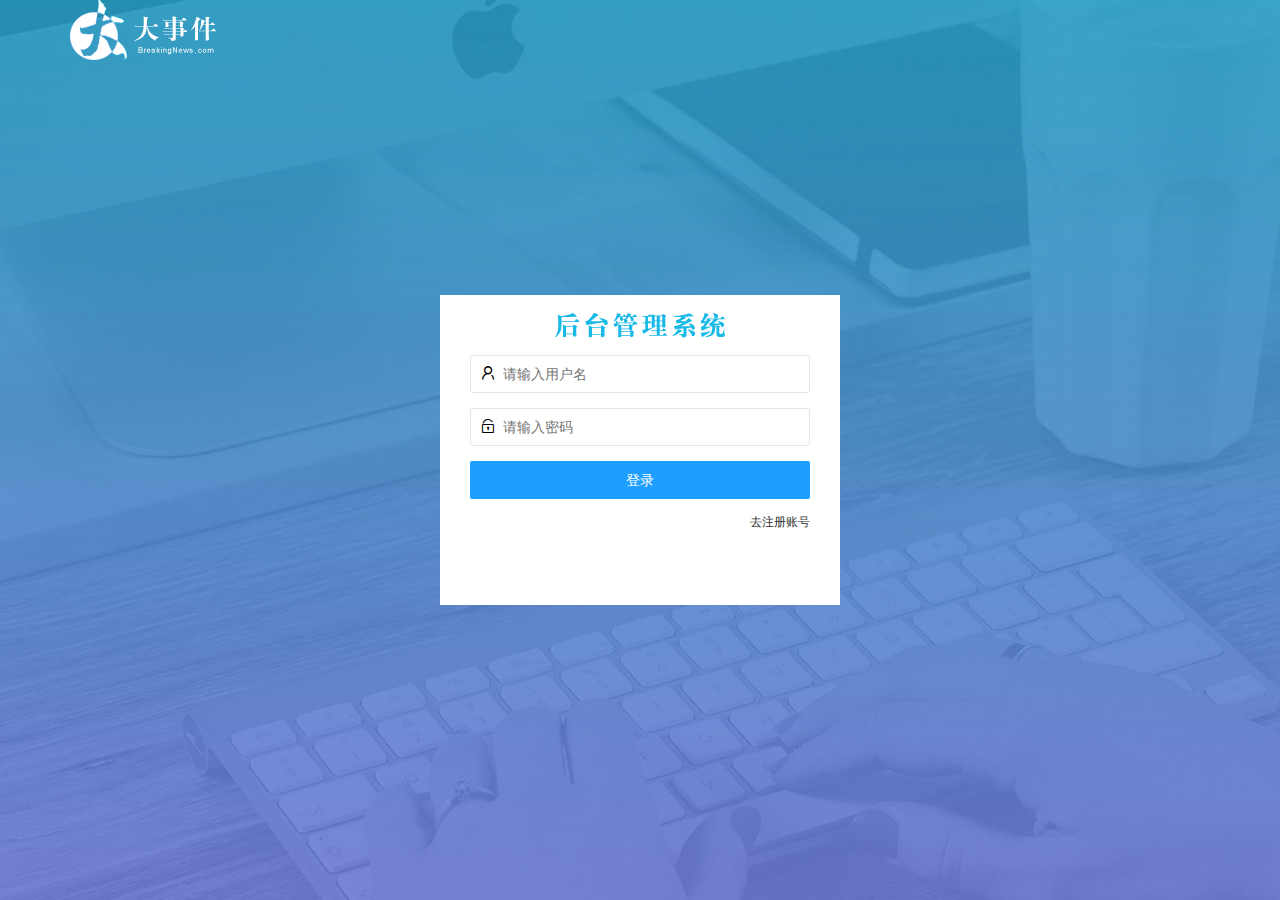
<file: login.html>
<!DOCTYPE html>
<html lang="en">
  <head>
    <meta charset="UTF-8" />
    <meta name="viewport" content="width=device-width, initial-scale=1.0" />
    <link rel="stylesheet" href="/assets/lib/layui/css/layui.css" />
    <link rel="stylesheet" href="/assets/css/login.css" />
    <title>大事件-登录/注册页面</title>
  </head>
  <body>
    <!-- 头部logo -->
    <div class="layui-main">
      <img src="/assets/images/logo.png" alt="" />
    </div>
    <!-- 登陆/注册表单 -->
    <div class="loginAndRegBox">
      <div class="title_box"></div>
      <div class="login_box">
        <form class="layui-form" action="" id="login_form">
          <div class="layui-form-item">
            <i class="layui-icon layui-icon-username"></i>
            <input type="text" name="username" required lay-verify="required" placeholder="请输入用户名" autocomplete="off" class="layui-input" />
          </div>
          <div class="layui-form-item">
            <i class="layui-icon layui-icon-password"></i>
            <input type="password" name="password" required lay-verify="required|pwd" placeholder="请输入密码" autocomplete="off" class="layui-input" />
          </div>

          <div class="layui-form-item">
            <button class="layui-btn layui-btn-fluid layui-btn-normal" lay-submit lay-filter="formDemo">登录</button>
          </div>
          <div class="layui-form-item links">
            <a href="javascript:;" id="link_register">去注册账号</a>
          </div>
        </form>
      </div>
      <div class="register_box">
        <form class="layui-form" action="" id="register_form">
          <div class="layui-form-item">
            <i class="layui-icon layui-icon-username"></i>
            <input type="text" name="username" required lay-verify="required" placeholder="请输入用户名" autocomplete="off" class="layui-input" />
          </div>
          <div class="layui-form-item">
            <i class="layui-icon layui-icon-password"></i>
            <input type="password" name="password" required lay-verify="required|pwd" placeholder="请输入密码" autocomplete="off" class="layui-input" />
          </div>
          <div class="layui-form-item">
            <i class="layui-icon layui-icon-password"></i>
            <input type="password" name="repassword" required lay-verify="required|pwd|repwd" placeholder="再次确认密码" autocomplete="off" class="layui-input" />
          </div>
          <div class="layui-form-item">
            <button class="layui-btn layui-btn-fluid layui-btn-normal" lay-submit lay-filter="formDemo">注册</button>
          </div>
          <div class="layui-form-item links">
            <a href="javascript:;" id="link_login">去登录</a>
          </div>
        </form>
      </div>
    </div>
    <script src="/assets/lib/jquery.js"></script>
    <script src="/assets/lib/layui/layui.all.js"></script>
    <script src="/assets/js/baseAPI.js"></script>
    <script src="/assets/js/login.js"></script>
  </body>
</html>
</file>
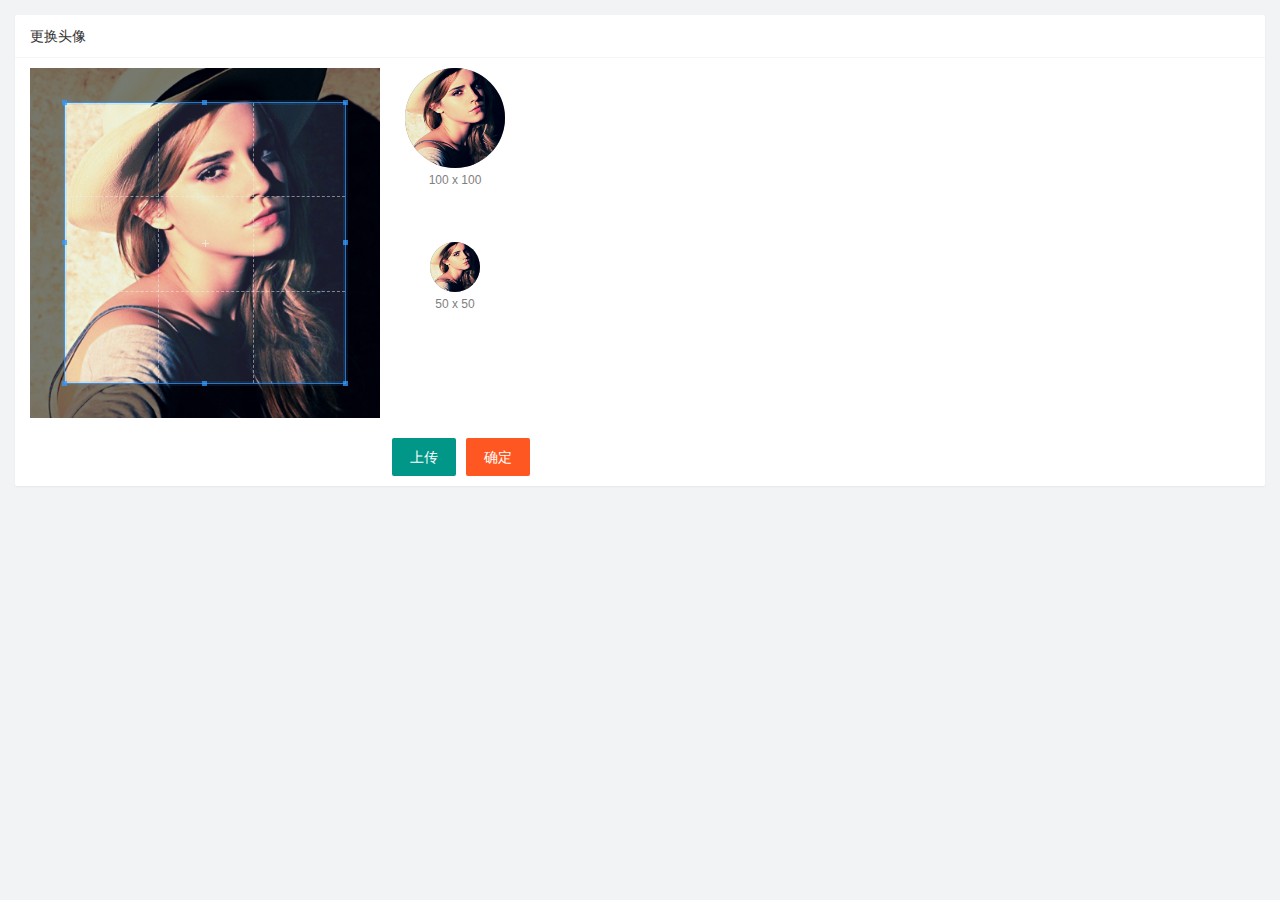
<file: userAvatar.html>
<!DOCTYPE html>
<html lang="en">
  <head>
    <meta charset="UTF-8" />
    <meta name="viewport" content="width=device-width, initial-scale=1.0" />
    <link rel="stylesheet" href="/assets/lib/layui/css/layui.css" />
    <link rel="stylesheet" href="/assets/lib/cropper/cropper.css" />
    <link rel="stylesheet" href="/assets/css/userAvatar.css" />
    <title>Document</title>
  </head>
  <body>
    <div class="layui-card">
      <div class="layui-card-header">更换头像</div>
      <div class="layui-card-body">
        <div class="row1">
          <!-- 图片裁剪区域 -->
          <div class="cropper-box">
            <!-- 这个 img 标签很重要，将来会把它初始化为裁剪区域 -->
            <img id="image" src="/assets/images/sample.jpg" />
          </div>
          <!-- 图片的预览区域 -->
          <div class="preview-box">
            <div>
              <!-- 宽高为 100px 的预览区域 -->
              <div class="img-preview w100"></div>
              <p class="size">100 x 100</p>
            </div>
            <div>
              <!-- 宽高为 50px 的预览区域 -->
              <div class="img-preview w50"></div>
              <p class="size">50 x 50</p>
            </div>
          </div>
        </div>

        <!-- 第二行的按钮区域 -->
        <div class="row2">
          <input type="file" id="file" accept="image/png,image/jpeg" />
          <button type="button" class="layui-btn btnChoose">上传</button>
          <button type="button" class="layui-btn layui-btn-danger" id="sureBtn">确定</button>
        </div>
      </div>
    </div>
    <script src="/assets/lib/jquery.js"></script>
    <script src="/assets/lib/layui/layui.all.js"></script>
    <script src="/assets/lib/cropper/Cropper.js"></script>
    <script src="/assets/lib/cropper/jquery-cropper.js"></script>
    <script src="/assets/js/baseAPI.js"></script>
    <script src="/assets/js/userAvatar.js"></script>
  </body>
</html>
</file>
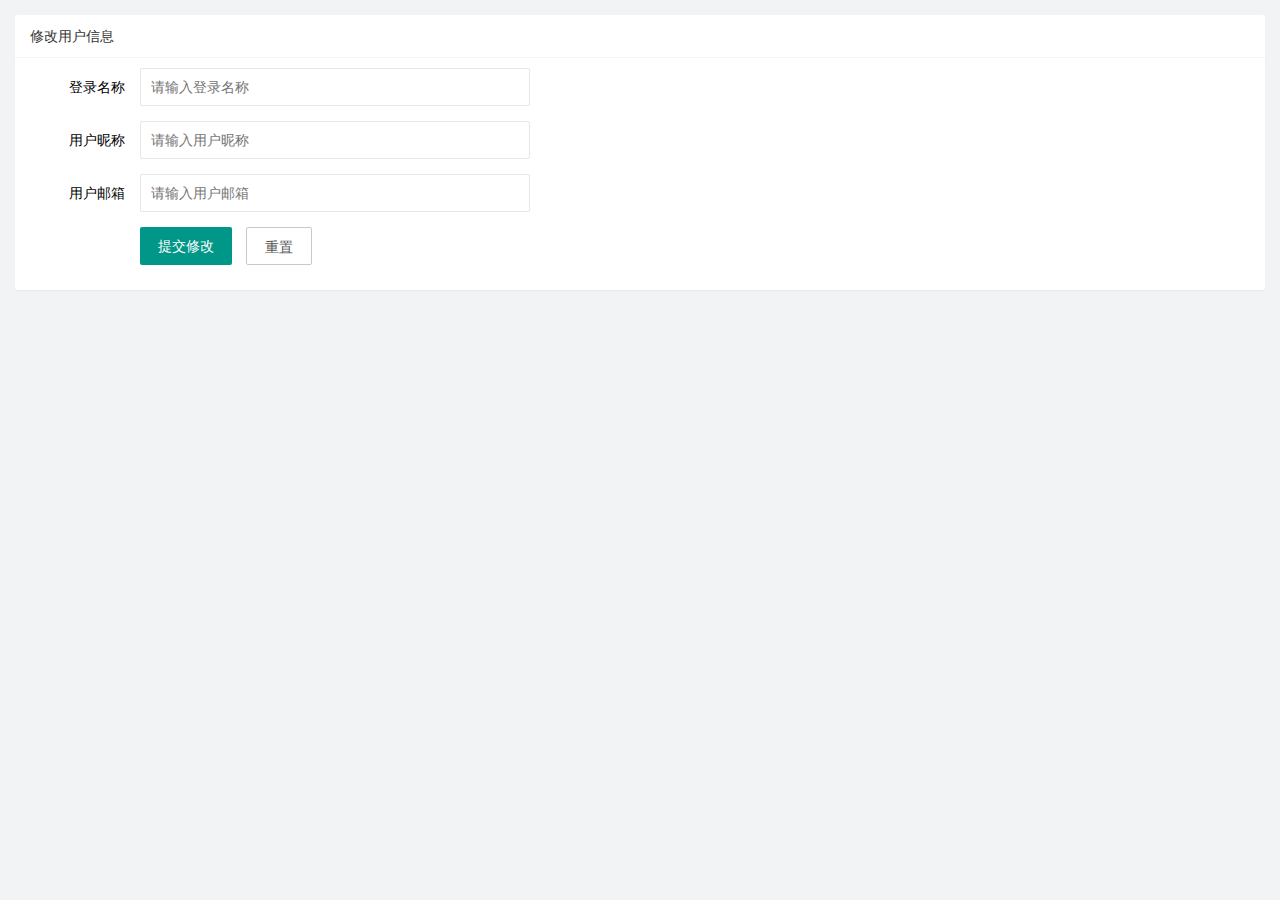
<file: userInfo.html>
<!DOCTYPE html>
<html lang="en">
  <head>
    <meta charset="UTF-8" />
    <meta name="viewport" content="width=device-width, initial-scale=1.0" />
    <link rel="stylesheet" href="/assets/lib/layui/css/layui.css" />
    <link rel="stylesheet" href="/assets/css/userInfo.css" />
    <title>Document</title>
  </head>
  <body>
    <div class="layui-card">
      <div class="layui-card-header">修改用户信息</div>
      <div class="layui-card-body">
        <form class="layui-form" lay-filter="formUserInfo">
          <input type="hidden" name="id" />
          <div class="layui-form-item">
            <label class="layui-form-label">登录名称</label>
            <div class="layui-input-block">
              <input type="text" name="username" required lay-verify="required" placeholder="请输入登录名称" autocomplete="off" class="layui-input" readonly />
            </div>
          </div>
          <div class="layui-form-item">
            <label class="layui-form-label">用户昵称</label>
            <div class="layui-input-block">
              <input type="text" name="nickname" required lay-verify="required|nickname" placeholder="请输入用户昵称" autocomplete="off" class="layui-input" />
            </div>
          </div>
          <div class="layui-form-item">
            <label class="layui-form-label">用户邮箱</label>
            <div class="layui-input-block">
              <input type="text" name="email" required lay-verify="required|email" placeholder="请输入用户邮箱" autocomplete="off" class="layui-input" />
            </div>
          </div>
          <div class="layui-form-item">
            <div class="layui-input-block">
              <button class="layui-btn" lay-submit lay-filter="formDemo">提交修改</button>
              <button type="reset" class="layui-btn layui-btn-primary" id="btnReset">重置</button>
            </div>
          </div>
        </form>
      </div>
    </div>
    <script src="/assets/lib/jquery.js"></script>
    <script src="/assets/lib/layui/layui.all.js"></script>
    <script src="/assets/js/baseAPI.js"></script>
    <script src="/assets/js/userInfo.js"></script>
  </body>
</html>
</file>
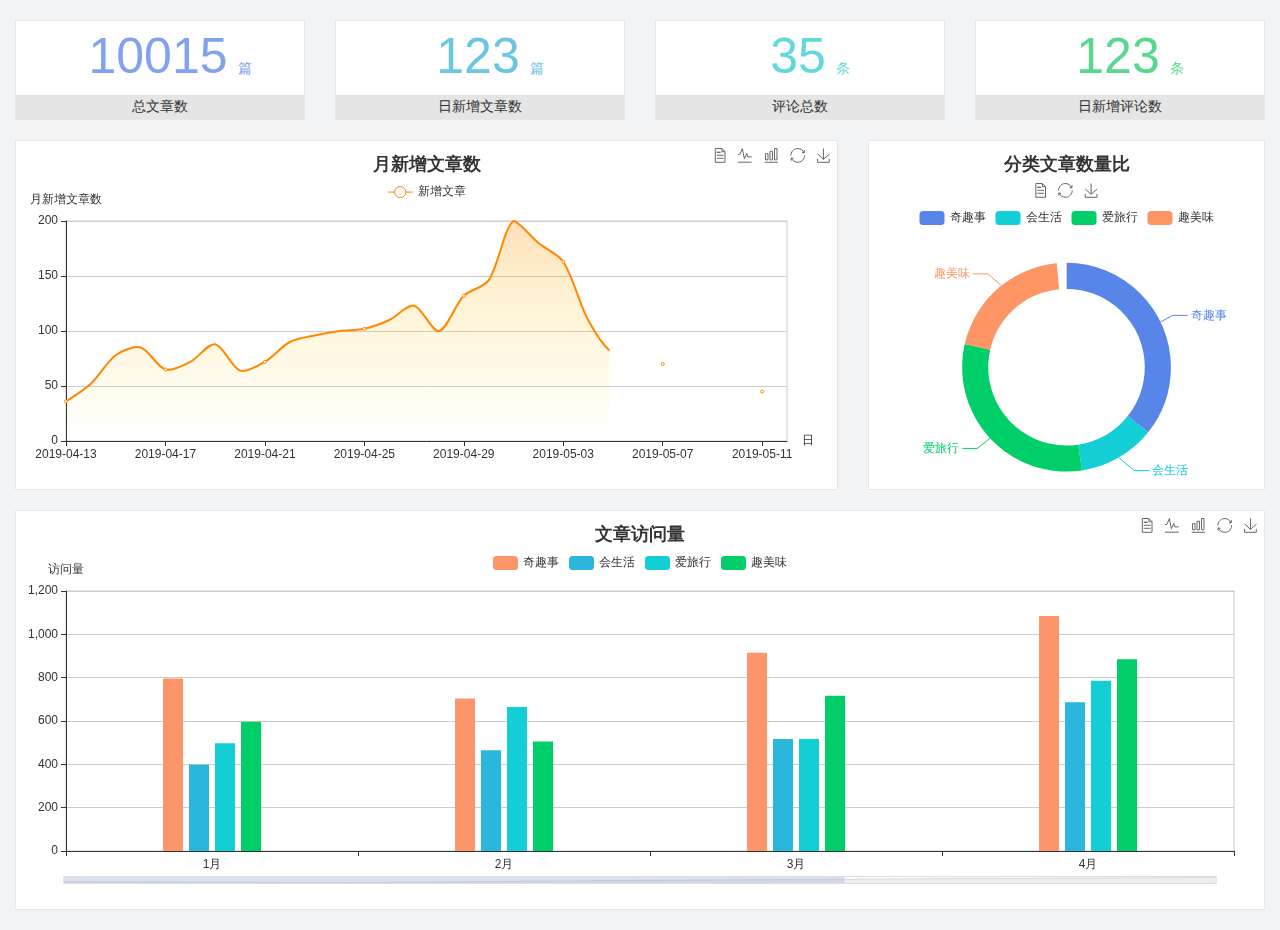
<file: home/dashboard.html>
<!DOCTYPE html>
<html lang="en">

<head>
  <meta charset="UTF-8">
  <meta name="viewport" content="width=device-width, initial-scale=1.0">
  <meta http-equiv="X-UA-Compatible" content="ie=edge">
  <title>图表统计</title>
  <link rel="stylesheet" href="../../assets/lib/bootstrap.css" />
  <link rel="stylesheet" href="../../assets/lib/main.css" />
  <script src="../../assets/lib/jquery.js"></script>
  <script type="text/javascript" src="../../assets/lib/echarts.min.js"></script>
</head>

<body>
  <div class="container-fluid">
    <div class="row spannel_list">
      <div class="col-sm-3 col-xs-6">
        <div class="spannel">
          <em>10015</em><span>篇</span>
          <b>总文章数</b>
        </div>
      </div>
      <div class="col-sm-3 col-xs-6">
        <div class="spannel scolor01">
          <em>123</em><span>篇</span>
          <b>日新增文章数</b>
        </div>
      </div>
      <div class="col-sm-3 col-xs-6">
        <div class="spannel scolor02">
          <em>35</em><span>条</span>
          <b>评论总数</b>
        </div>
      </div>
      <div class="col-sm-3 col-xs-6">
        <div class="spannel scolor03">
          <em>123</em><span>条</span>
          <b>日新增评论数</b>
        </div>
      </div>
    </div>
  </div>

  <div class="container-fluid">
    <div class="row curve-pie">
      <div class="col-lg-8 col-md-8">
        <div class="gragh_pannel" id="curve_show"></div>
      </div>
      <div class="col-lg-4 col-md-4">
        <div class="gragh_pannel" id="pie_show"></div>
      </div>
    </div>
  </div>

  <div class="container-fluid">
    <div class="column_pannel" id="column_show"></div>
  </div>

  <script>
    var oChart = echarts.init(document.getElementById('curve_show'));
    var aList_all = [
      { 'count': 36, 'date': '2019-04-13' },
      { 'count': 52, 'date': '2019-04-14' },
      { 'count': 78, 'date': '2019-04-15' },
      { 'count': 85, 'date': '2019-04-16' },
      { 'count': 65, 'date': '2019-04-17' },
      { 'count': 72, 'date': '2019-04-18' },
      { 'count': 88, 'date': '2019-04-19' },
      { 'count': 64, 'date': '2019-04-20' },
      { 'count': 72, 'date': '2019-04-21' },
      { 'count': 90, 'date': '2019-04-22' },
      { 'count': 96, 'date': '2019-04-23' },
      { 'count': 100, 'date': '2019-04-24' },
      { 'count': 102, 'date': '2019-04-25' },
      { 'count': 110, 'date': '2019-04-26' },
      { 'count': 123, 'date': '2019-04-27' },
      { 'count': 100, 'date': '2019-04-28' },
      { 'count': 132, 'date': '2019-04-29' },
      { 'count': 146, 'date': '2019-04-30' },
      { 'count': 200, 'date': '2019-05-01' },
      { 'count': 180, 'date': '2019-05-02' },
      { 'count': 163, 'date': '2019-05-03' },
      { 'count': 110, 'date': '2019-05-04' },
      { 'count': 80, 'date': '2019-05-05' },
      { 'count': 82, 'date': '2019-05-06' },
      { 'count': 70, 'date': '2019-05-07' },
      { 'count': 65, 'date': '2019-05-08' },
      { 'count': 54, 'date': '2019-05-09' },
      { 'count': 40, 'date': '2019-05-10' },
      { 'count': 45, 'date': '2019-05-11' },
      { 'count': 38, 'date': '2019-05-12' },
    ];

    let aCount = [];
    let aDate = [];

    for (var i = 0; i < aList_all.length; i++) {
      aCount.push(aList_all[i].count);
      aDate.push(aList_all[i].date);
    }

    var chartopt = {
      title: {
        text: '月新增文章数',
        left: 'center',
        top: '10'
      },
      tooltip: {
        trigger: 'axis'
      },
      legend: {
        data: ['新增文章'],
        top: '40'
      },
      toolbox: {
        show: true,
        feature: {
          mark: { show: true },
          dataView: { show: true, readOnly: false },
          magicType: { show: true, type: ['line', 'bar'] },
          restore: { show: true },
          saveAsImage: { show: true }
        }
      },
      calculable: true,
      xAxis: [
        {
          name: '日',
          type: 'category',
          boundaryGap: false,
          data: aDate
        }
      ],
      yAxis: [
        {
          name: '月新增文章数',
          type: 'value'
        }
      ],
      series: [
        {
          name: '新增文章',
          type: 'line',
          smooth: true,
          itemStyle: { normal: { areaStyle: { type: 'default' }, color: '#f80' }, lineStyle: { color: '#f80' } },
          data: aCount
        }],
      areaStyle: {
        normal: {
          color: new echarts.graphic.LinearGradient(0, 0, 0, 1, [{
            offset: 0,
            color: 'rgba(255,136,0,0.39)'
          }, {
            offset: .34,
            color: 'rgba(255,180,0,0.25)'
          }, {
            offset: 1,
            color: 'rgba(255,222,0,0.00)'
          }])

        }
      },
      grid: {
        show: true,
        x: 50,
        x2: 50,
        y: 80,
        height: 220
      }
    };

    oChart.setOption(chartopt);


    var oPie = echarts.init(document.getElementById('pie_show'));
    var oPieopt =
    {
      title: {
        top: 10,
        text: '分类文章数量比',
        x: 'center'
      },
      tooltip: {
        trigger: 'item',
        formatter: "{a} <br/>{b} : {c} ({d}%)"
      },
      color: ['#5885e8', '#13cfd5', '#00ce68', '#ff9565'],
      legend: {
        x: 'center',
        top: 65,
        data: ['奇趣事', '会生活', '爱旅行', '趣美味']
      },
      toolbox: {
        show: true,
        x: 'center',
        top: 35,
        feature: {
          mark: { show: true },
          dataView: { show: true, readOnly: false },
          magicType: {
            show: true,
            type: ['pie', 'funnel'],
            option: {
              funnel: {
                x: '25%',
                width: '50%',
                funnelAlign: 'left',
                max: 1548
              }
            }
          },
          restore: { show: true },
          saveAsImage: { show: true }
        }
      },
      calculable: true,
      series: [
        {
          name: '访问来源',
          type: 'pie',
          radius: ['45%', '60%'],
          center: ['50%', '65%'],
          data: [
            { value: 300, name: '奇趣事' },
            { value: 100, name: '会生活' },
            { value: 260, name: '爱旅行' },
            { value: 180, name: '趣美味' }
          ]
        }
      ]
    };
    oPie.setOption(oPieopt);



    var oColumn = this.echarts.init(document.getElementById('column_show'));
    var oColumnopt =
    {
      title: {
        text: '文章访问量',
        left: 'center',
        top: '10'
      },
      tooltip: {
        trigger: 'axis'
      },
      legend: {
        data: ['奇趣事', '会生活', '爱旅行', '趣美味'],
        top: '40'
      },
      toolbox: {
        show: true,
        feature: {
          mark: { show: true },
          dataView: { show: true, readOnly: false },
          magicType: { show: true, type: ['line', 'bar'] },
          restore: { show: true },
          saveAsImage: { show: true }
        }
      },
      calculable: true,
      xAxis: [
        {
          type: 'category',
          data: ['1月', '2月', '3月', '4月', '5月']
        }
      ],
      yAxis: [
        {
          name: '访问量',
          type: 'value'
        }
      ],
      series: [
        {
          name: '奇趣事',
          type: 'bar',
          barWidth: 20,
          itemStyle: {
            normal: { areaStyle: { type: 'default' }, color: '#fd956a' }
          },
          data: [800, 708, 920, 1090, 1200]
        },
        {
          name: '会生活',
          type: 'bar',
          barWidth: 20,
          itemStyle: {
            normal: { areaStyle: { type: 'default' }, color: '#2bb6db' }
          },
          data: [400, 468, 520, 690, 800]
        },
        {
          name: '爱旅行',
          type: 'bar',
          barWidth: 20,
          itemStyle: {
            normal: { areaStyle: { type: 'default' }, color: '#13cfd5' }
          },
          data: [500, 668, 520, 790, 900]
        },
        {
          name: '趣美味',
          type: 'bar',
          barWidth: 20,
          itemStyle: {
            normal: { areaStyle: { type: 'default' }, color: '#00ce68' }
          },
          data: [600, 508, 720, 890, 1000]
        }
      ],
      grid: {
        show: true,
        x: 50,
        x2: 30,
        y: 80,
        height: 260
      },
      dataZoom: [//给x轴设置滚动条
        {
          start: 0,//默认为0
          end: 100 - 1000 / 31,//默认为100
          type: 'slider',
          show: true,
          xAxisIndex: [0],
          handleSize: 0,//滑动条的 左右2个滑动条的大小
          height: 8,//组件高度
          left: 45, //左边的距离
          right: 50,//右边的距离
          bottom: 26,//右边的距离
          handleColor: '#ddd',//h滑动图标的颜色
          handleStyle: {
            borderColor: "#cacaca",
            borderWidth: "1",
            shadowBlur: 2,
            background: "#ddd",
            shadowColor: "#ddd",
          }
        }]
    };
    oColumn.setOption(oColumnopt);
  </script>
</body>

</html>
</file>
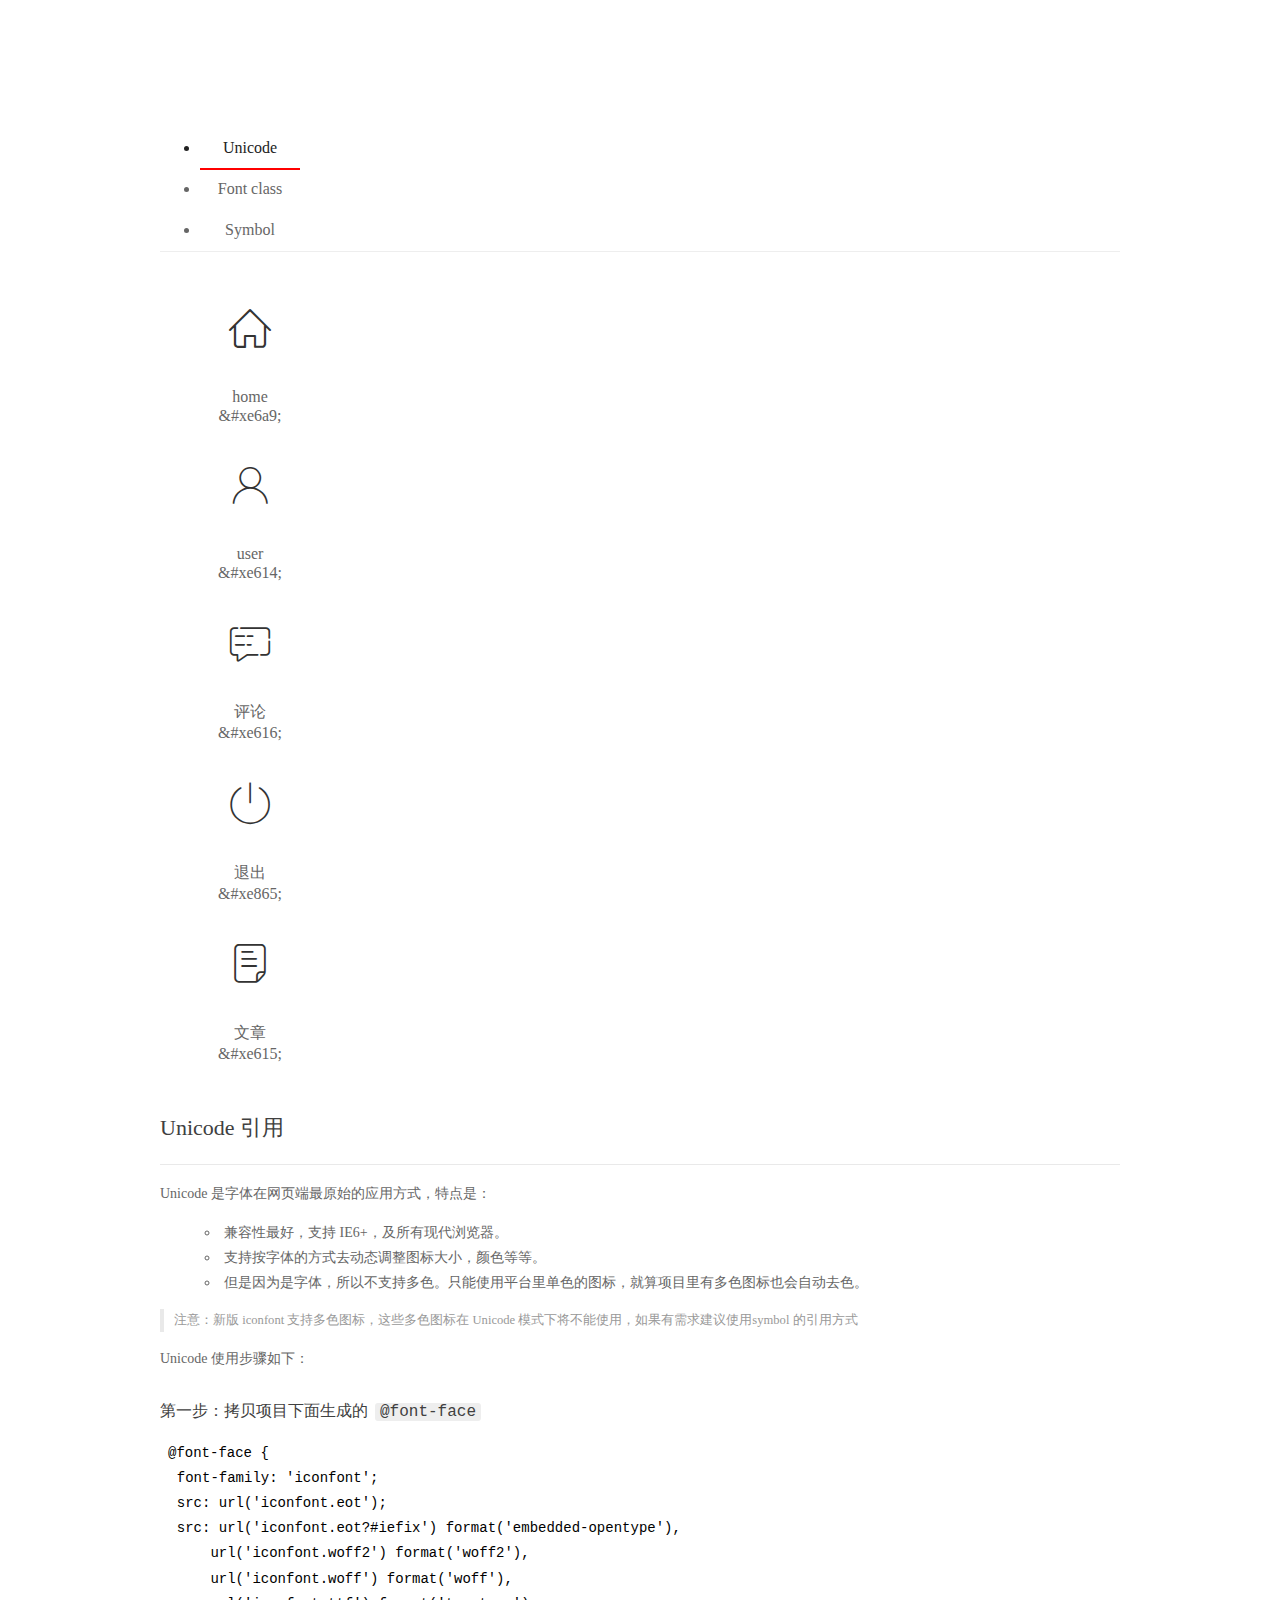
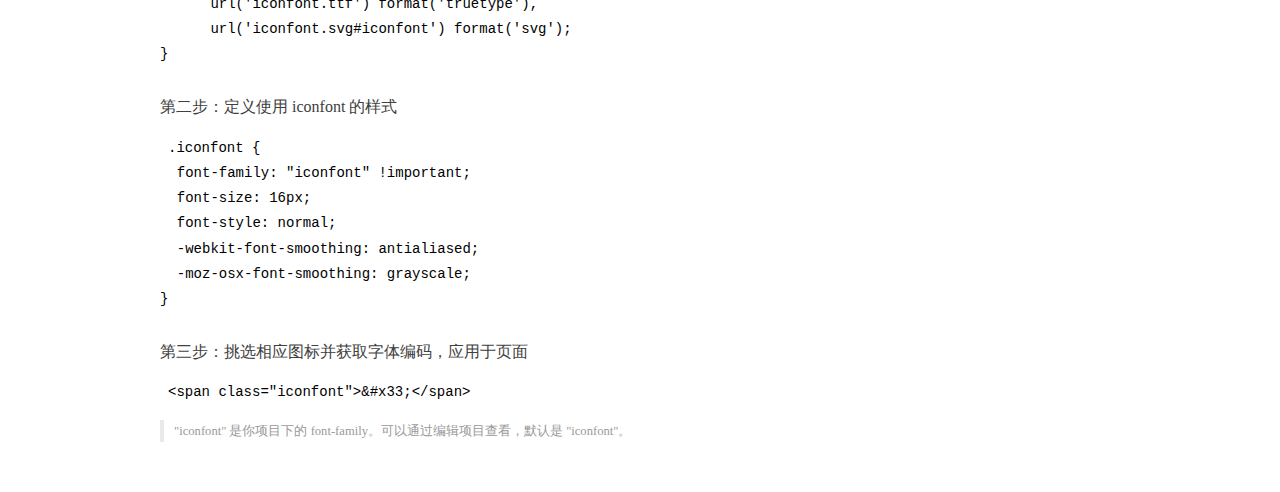
<file: assets/fonts/demo_index.html>
<!DOCTYPE html>
<html>
<head>
  <meta charset="utf-8"/>
  <title>IconFont Demo</title>
  <link rel="shortcut icon" href="https://gtms04.alicdn.com/tps/i4/TB1_oz6GVXXXXaFXpXXJDFnIXXX-64-64.ico" type="image/x-icon"/>
  <link rel="stylesheet" href="https://g.alicdn.com/thx/cube/1.3.2/cube.min.css">
  <link rel="stylesheet" href="demo.css">
  <link rel="stylesheet" href="iconfont.css">
  <script src="iconfont.js"></script>
  <!-- jQuery -->
  <script src="https://a1.alicdn.com/oss/uploads/2018/12/26/7bfddb60-08e8-11e9-9b04-53e73bb6408b.js"></script>
  <!-- 代码高亮 -->
  <script src="https://a1.alicdn.com/oss/uploads/2018/12/26/a3f714d0-08e6-11e9-8a15-ebf944d7534c.js"></script>
</head>
<body>
  <div class="main">
    <h1 class="logo"><a href="https://www.iconfont.cn/" title="iconfont 首页" target="_blank">&#xe86b;</a></h1>
    <div class="nav-tabs">
      <ul id="tabs" class="dib-box">
        <li class="dib active"><span>Unicode</span></li>
        <li class="dib"><span>Font class</span></li>
        <li class="dib"><span>Symbol</span></li>
      </ul>
      
    </div>
    <div class="tab-container">
      <div class="content unicode" style="display: block;">
          <ul class="icon_lists dib-box">
          
            <li class="dib">
              <span class="icon iconfont">&#xe6a9;</span>
                <div class="name">home</div>
                <div class="code-name">&amp;#xe6a9;</div>
              </li>
          
            <li class="dib">
              <span class="icon iconfont">&#xe614;</span>
                <div class="name">user</div>
                <div class="code-name">&amp;#xe614;</div>
              </li>
          
            <li class="dib">
              <span class="icon iconfont">&#xe616;</span>
                <div class="name">评论</div>
                <div class="code-name">&amp;#xe616;</div>
              </li>
          
            <li class="dib">
              <span class="icon iconfont">&#xe865;</span>
                <div class="name">退出</div>
                <div class="code-name">&amp;#xe865;</div>
              </li>
          
            <li class="dib">
              <span class="icon iconfont">&#xe615;</span>
                <div class="name">文章</div>
                <div class="code-name">&amp;#xe615;</div>
              </li>
          
          </ul>
          <div class="article markdown">
          <h2 id="unicode-">Unicode 引用</h2>
          <hr>

          <p>Unicode 是字体在网页端最原始的应用方式，特点是：</p>
          <ul>
            <li>兼容性最好，支持 IE6+，及所有现代浏览器。</li>
            <li>支持按字体的方式去动态调整图标大小，颜色等等。</li>
            <li>但是因为是字体，所以不支持多色。只能使用平台里单色的图标，就算项目里有多色图标也会自动去色。</li>
          </ul>
          <blockquote>
            <p>注意：新版 iconfont 支持多色图标，这些多色图标在 Unicode 模式下将不能使用，如果有需求建议使用symbol 的引用方式</p>
          </blockquote>
          <p>Unicode 使用步骤如下：</p>
          <h3 id="-font-face">第一步：拷贝项目下面生成的 <code>@font-face</code></h3>
<pre><code class="language-css"
>@font-face {
  font-family: 'iconfont';
  src: url('iconfont.eot');
  src: url('iconfont.eot?#iefix') format('embedded-opentype'),
      url('iconfont.woff2') format('woff2'),
      url('iconfont.woff') format('woff'),
      url('iconfont.ttf') format('truetype'),
      url('iconfont.svg#iconfont') format('svg');
}
</code></pre>
          <h3 id="-iconfont-">第二步：定义使用 iconfont 的样式</h3>
<pre><code class="language-css"
>.iconfont {
  font-family: "iconfont" !important;
  font-size: 16px;
  font-style: normal;
  -webkit-font-smoothing: antialiased;
  -moz-osx-font-smoothing: grayscale;
}
</code></pre>
          <h3 id="-">第三步：挑选相应图标并获取字体编码，应用于页面</h3>
<pre>
<code class="language-html"
>&lt;span class="iconfont"&gt;&amp;#x33;&lt;/span&gt;
</code></pre>
          <blockquote>
            <p>"iconfont" 是你项目下的 font-family。可以通过编辑项目查看，默认是 "iconfont"。</p>
          </blockquote>
          </div>
      </div>
      <div class="content font-class">
        <ul class="icon_lists dib-box">
          
          <li class="dib">
            <span class="icon iconfont icon-home"></span>
            <div class="name">
              home
            </div>
            <div class="code-name">.icon-home
            </div>
          </li>
          
          <li class="dib">
            <span class="icon iconfont icon-user"></span>
            <div class="name">
              user
            </div>
            <div class="code-name">.icon-user
            </div>
          </li>
          
          <li class="dib">
            <span class="icon iconfont icon-pinglun"></span>
            <div class="name">
              评论
            </div>
            <div class="code-name">.icon-pinglun
            </div>
          </li>
          
          <li class="dib">
            <span class="icon iconfont icon-tuichu"></span>
            <div class="name">
              退出
            </div>
            <div class="code-name">.icon-tuichu
            </div>
          </li>
          
          <li class="dib">
            <span class="icon iconfont icon-16"></span>
            <div class="name">
              文章
            </div>
            <div class="code-name">.icon-16
            </div>
          </li>
          
        </ul>
        <div class="article markdown">
        <h2 id="font-class-">font-class 引用</h2>
        <hr>

        <p>font-class 是 Unicode 使用方式的一种变种，主要是解决 Unicode 书写不直观，语意不明确的问题。</p>
        <p>与 Unicode 使用方式相比，具有如下特点：</p>
        <ul>
          <li>兼容性良好，支持 IE8+，及所有现代浏览器。</li>
          <li>相比于 Unicode 语意明确，书写更直观。可以很容易分辨这个 icon 是什么。</li>
          <li>因为使用 class 来定义图标，所以当要替换图标时，只需要修改 class 里面的 Unicode 引用。</li>
          <li>不过因为本质上还是使用的字体，所以多色图标还是不支持的。</li>
        </ul>
        <p>使用步骤如下：</p>
        <h3 id="-fontclass-">第一步：引入项目下面生成的 fontclass 代码：</h3>
<pre><code class="language-html">&lt;link rel="stylesheet" href="./iconfont.css"&gt;
</code></pre>
        <h3 id="-">第二步：挑选相应图标并获取类名，应用于页面：</h3>
<pre><code class="language-html">&lt;span class="iconfont icon-xxx"&gt;&lt;/span&gt;
</code></pre>
        <blockquote>
          <p>"
            iconfont" 是你项目下的 font-family。可以通过编辑项目查看，默认是 "iconfont"。</p>
        </blockquote>
      </div>
      </div>
      <div class="content symbol">
          <ul class="icon_lists dib-box">
          
            <li class="dib">
                <svg class="icon svg-icon" aria-hidden="true">
                  <use xlink:href="#icon-home"></use>
                </svg>
                <div class="name">home</div>
                <div class="code-name">#icon-home</div>
            </li>
          
            <li class="dib">
                <svg class="icon svg-icon" aria-hidden="true">
                  <use xlink:href="#icon-user"></use>
                </svg>
                <div class="name">user</div>
                <div class="code-name">#icon-user</div>
            </li>
          
            <li class="dib">
                <svg class="icon svg-icon" aria-hidden="true">
                  <use xlink:href="#icon-pinglun"></use>
                </svg>
                <div class="name">评论</div>
                <div class="code-name">#icon-pinglun</div>
            </li>
          
            <li class="dib">
                <svg class="icon svg-icon" aria-hidden="true">
                  <use xlink:href="#icon-tuichu"></use>
                </svg>
                <div class="name">退出</div>
                <div class="code-name">#icon-tuichu</div>
            </li>
          
            <li class="dib">
                <svg class="icon svg-icon" aria-hidden="true">
                  <use xlink:href="#icon-16"></use>
                </svg>
                <div class="name">文章</div>
                <div class="code-name">#icon-16</div>
            </li>
          
          </ul>
          <div class="article markdown">
          <h2 id="symbol-">Symbol 引用</h2>
          <hr>

          <p>这是一种全新的使用方式，应该说这才是未来的主流，也是平台目前推荐的用法。相关介绍可以参考这篇<a href="">文章</a>
            这种用法其实是做了一个 SVG 的集合，与另外两种相比具有如下特点：</p>
          <ul>
            <li>支持多色图标了，不再受单色限制。</li>
            <li>通过一些技巧，支持像字体那样，通过 <code>font-size</code>, <code>color</code> 来调整样式。</li>
            <li>兼容性较差，支持 IE9+，及现代浏览器。</li>
            <li>浏览器渲染 SVG 的性能一般，还不如 png。</li>
          </ul>
          <p>使用步骤如下：</p>
          <h3 id="-symbol-">第一步：引入项目下面生成的 symbol 代码：</h3>
<pre><code class="language-html">&lt;script src="./iconfont.js"&gt;&lt;/script&gt;
</code></pre>
          <h3 id="-css-">第二步：加入通用 CSS 代码（引入一次就行）：</h3>
<pre><code class="language-html">&lt;style&gt;
.icon {
  width: 1em;
  height: 1em;
  vertical-align: -0.15em;
  fill: currentColor;
  overflow: hidden;
}
&lt;/style&gt;
</code></pre>
          <h3 id="-">第三步：挑选相应图标并获取类名，应用于页面：</h3>
<pre><code class="language-html">&lt;svg class="icon" aria-hidden="true"&gt;
  &lt;use xlink:href="#icon-xxx"&gt;&lt;/use&gt;
&lt;/svg&gt;
</code></pre>
          </div>
      </div>

    </div>
  </div>
  <script>
  $(document).ready(function () {
      $('.tab-container .content:first').show()

      $('#tabs li').click(function (e) {
        var tabContent = $('.tab-container .content')
        var index = $(this).index()

        if ($(this).hasClass('active')) {
          return
        } else {
          $('#tabs li').removeClass('active')
          $(this).addClass('active')

          tabContent.hide().eq(index).fadeIn()
        }
      })
    })
  </script>
</body>
</html>
</file>
<file: assets/lib/layui/css/layui.css>
/** layui-v2.5.5 MIT License By https://www.layui.com */
 .layui-inline,img{display:inline-block;vertical-align:middle}h1,h2,h3,h4,h5,h6{font-weight:400}.layui-edge,.layui-header,.layui-inline,.layui-main{position:relative}.layui-body,.layui-edge,.layui-elip{overflow:hidden}.layui-btn,.layui-edge,.layui-inline,img{vertical-align:middle}.layui-btn,.layui-disabled,.layui-icon,.layui-unselect{-moz-user-select:none;-webkit-user-select:none;-ms-user-select:none}.layui-elip,.layui-form-checkbox span,.layui-form-pane .layui-form-label{text-overflow:ellipsis;white-space:nowrap}.layui-breadcrumb,.layui-tree-btnGroup{visibility:hidden}blockquote,body,button,dd,div,dl,dt,form,h1,h2,h3,h4,h5,h6,input,li,ol,p,pre,td,textarea,th,ul{margin:0;padding:0;-webkit-tap-highlight-color:rgba(0,0,0,0)}a:active,a:hover{outline:0}img{border:none}li{list-style:none}table{border-collapse:collapse;border-spacing:0}h4,h5,h6{font-size:100%}button,input,optgroup,option,select,textarea{font-family:inherit;font-size:inherit;font-style:inherit;font-weight:inherit;outline:0}pre{white-space:pre-wrap;white-space:-moz-pre-wrap;white-space:-pre-wrap;white-space:-o-pre-wrap;word-wrap:break-word}body{line-height:24px;font:14px Helvetica Neue,Helvetica,PingFang SC,Tahoma,Arial,sans-serif}hr{height:1px;margin:10px 0;border:0;clear:both}a{color:#333;text-decoration:none}a:hover{color:#777}a cite{font-style:normal;*cursor:pointer}.layui-border-box,.layui-border-box *{box-sizing:border-box}.layui-box,.layui-box *{box-sizing:content-box}.layui-clear{clear:both;*zoom:1}.layui-clear:after{content:'\20';clear:both;*zoom:1;display:block;height:0}.layui-inline{*display:inline;*zoom:1}.layui-edge{display:inline-block;width:0;height:0;border-width:6px;border-style:dashed;border-color:transparent}.layui-edge-top{top:-4px;border-bottom-color:#999;border-bottom-style:solid}.layui-edge-right{border-left-color:#999;border-left-style:solid}.layui-edge-bottom{top:2px;border-top-color:#999;border-top-style:solid}.layui-edge-left{border-right-color:#999;border-right-style:solid}.layui-disabled,.layui-disabled:hover{color:#d2d2d2!important;cursor:not-allowed!important}.layui-circle{border-radius:100%}.layui-show{display:block!important}.layui-hide{display:none!important}@font-face{font-family:layui-icon;src:url(../font/iconfont.eot?v=250);src:url(../font/iconfont.eot?v=250#iefix) format('embedded-opentype'),url(../font/iconfont.woff2?v=250) format('woff2'),url(../font/iconfont.woff?v=250) format('woff'),url(../font/iconfont.ttf?v=250) format('truetype'),url(../font/iconfont.svg?v=250#layui-icon) format('svg')}.layui-icon{font-family:layui-icon!important;font-size:16px;font-style:normal;-webkit-font-smoothing:antialiased;-moz-osx-font-smoothing:grayscale}.layui-icon-reply-fill:before{content:"\e611"}.layui-icon-set-fill:before{content:"\e614"}.layui-icon-menu-fill:before{content:"\e60f"}.layui-icon-search:before{content:"\e615"}.layui-icon-share:before{content:"\e641"}.layui-icon-set-sm:before{content:"\e620"}.layui-icon-engine:before{content:"\e628"}.layui-icon-close:before{content:"\1006"}.layui-icon-close-fill:before{content:"\1007"}.layui-icon-chart-screen:before{content:"\e629"}.layui-icon-star:before{content:"\e600"}.layui-icon-circle-dot:before{content:"\e617"}.layui-icon-chat:before{content:"\e606"}.layui-icon-release:before{content:"\e609"}.layui-icon-list:before{content:"\e60a"}.layui-icon-chart:before{content:"\e62c"}.layui-icon-ok-circle:before{content:"\1005"}.layui-icon-layim-theme:before{content:"\e61b"}.layui-icon-table:before{content:"\e62d"}.layui-icon-right:before{content:"\e602"}.layui-icon-left:before{content:"\e603"}.layui-icon-cart-simple:before{content:"\e698"}.layui-icon-face-cry:before{content:"\e69c"}.layui-icon-face-smile:before{content:"\e6af"}.layui-icon-survey:before{content:"\e6b2"}.layui-icon-tree:before{content:"\e62e"}.layui-icon-upload-circle:before{content:"\e62f"}.layui-icon-add-circle:before{content:"\e61f"}.layui-icon-download-circle:before{content:"\e601"}.layui-icon-templeate-1:before{content:"\e630"}.layui-icon-util:before{content:"\e631"}.layui-icon-face-surprised:before{content:"\e664"}.layui-icon-edit:before{content:"\e642"}.layui-icon-speaker:before{content:"\e645"}.layui-icon-down:before{content:"\e61a"}.layui-icon-file:before{content:"\e621"}.layui-icon-layouts:before{content:"\e632"}.layui-icon-rate-half:before{content:"\e6c9"}.layui-icon-add-circle-fine:before{content:"\e608"}.layui-icon-prev-circle:before{content:"\e633"}.layui-icon-read:before{content:"\e705"}.layui-icon-404:before{content:"\e61c"}.layui-icon-carousel:before{content:"\e634"}.layui-icon-help:before{content:"\e607"}.layui-icon-code-circle:before{content:"\e635"}.layui-icon-water:before{content:"\e636"}.layui-icon-username:before{content:"\e66f"}.layui-icon-find-fill:before{content:"\e670"}.layui-icon-about:before{content:"\e60b"}.layui-icon-location:before{content:"\e715"}.layui-icon-up:before{content:"\e619"}.layui-icon-pause:before{content:"\e651"}.layui-icon-date:before{content:"\e637"}.layui-icon-layim-uploadfile:before{content:"\e61d"}.layui-icon-delete:before{content:"\e640"}.layui-icon-play:before{content:"\e652"}.layui-icon-top:before{content:"\e604"}.layui-icon-friends:before{content:"\e612"}.layui-icon-refresh-3:before{content:"\e9aa"}.layui-icon-ok:before{content:"\e605"}.layui-icon-layer:before{content:"\e638"}.layui-icon-face-smile-fine:before{content:"\e60c"}.layui-icon-dollar:before{content:"\e659"}.layui-icon-group:before{content:"\e613"}.layui-icon-layim-download:before{content:"\e61e"}.layui-icon-picture-fine:before{content:"\e60d"}.layui-icon-link:before{content:"\e64c"}.layui-icon-diamond:before{content:"\e735"}.layui-icon-log:before{content:"\e60e"}.layui-icon-rate-solid:before{content:"\e67a"}.layui-icon-fonts-del:before{content:"\e64f"}.layui-icon-unlink:before{content:"\e64d"}.layui-icon-fonts-clear:before{content:"\e639"}.layui-icon-triangle-r:before{content:"\e623"}.layui-icon-circle:before{content:"\e63f"}.layui-icon-radio:before{content:"\e643"}.layui-icon-align-center:before{content:"\e647"}.layui-icon-align-right:before{content:"\e648"}.layui-icon-align-left:before{content:"\e649"}.layui-icon-loading-1:before{content:"\e63e"}.layui-icon-return:before{content:"\e65c"}.layui-icon-fonts-strong:before{content:"\e62b"}.layui-icon-upload:before{content:"\e67c"}.layui-icon-dialogue:before{content:"\e63a"}.layui-icon-video:before{content:"\e6ed"}.layui-icon-headset:before{content:"\e6fc"}.layui-icon-cellphone-fine:before{content:"\e63b"}.layui-icon-add-1:before{content:"\e654"}.layui-icon-face-smile-b:before{content:"\e650"}.layui-icon-fonts-html:before{content:"\e64b"}.layui-icon-form:before{content:"\e63c"}.layui-icon-cart:before{content:"\e657"}.layui-icon-camera-fill:before{content:"\e65d"}.layui-icon-tabs:before{content:"\e62a"}.layui-icon-fonts-code:before{content:"\e64e"}.layui-icon-fire:before{content:"\e756"}.layui-icon-set:before{content:"\e716"}.layui-icon-fonts-u:before{content:"\e646"}.layui-icon-triangle-d:before{content:"\e625"}.layui-icon-tips:before{content:"\e702"}.layui-icon-picture:before{content:"\e64a"}.layui-icon-more-vertical:before{content:"\e671"}.layui-icon-flag:before{content:"\e66c"}.layui-icon-loading:before{content:"\e63d"}.layui-icon-fonts-i:before{content:"\e644"}.layui-icon-refresh-1:before{content:"\e666"}.layui-icon-rmb:before{content:"\e65e"}.layui-icon-home:before{content:"\e68e"}.layui-icon-user:before{content:"\e770"}.layui-icon-notice:before{content:"\e667"}.layui-icon-login-weibo:before{content:"\e675"}.layui-icon-voice:before{content:"\e688"}.layui-icon-upload-drag:before{content:"\e681"}.layui-icon-login-qq:before{content:"\e676"}.layui-icon-snowflake:before{content:"\e6b1"}.layui-icon-file-b:before{content:"\e655"}.layui-icon-template:before{content:"\e663"}.layui-icon-auz:before{content:"\e672"}.layui-icon-console:before{content:"\e665"}.layui-icon-app:before{content:"\e653"}.layui-icon-prev:before{content:"\e65a"}.layui-icon-website:before{content:"\e7ae"}.layui-icon-next:before{content:"\e65b"}.layui-icon-component:before{content:"\e857"}.layui-icon-more:before{content:"\e65f"}.layui-icon-login-wechat:before{content:"\e677"}.layui-icon-shrink-right:before{content:"\e668"}.layui-icon-spread-left:before{content:"\e66b"}.layui-icon-camera:before{content:"\e660"}.layui-icon-note:before{content:"\e66e"}.layui-icon-refresh:before{content:"\e669"}.layui-icon-female:before{content:"\e661"}.layui-icon-male:before{content:"\e662"}.layui-icon-password:before{content:"\e673"}.layui-icon-senior:before{content:"\e674"}.layui-icon-theme:before{content:"\e66a"}.layui-icon-tread:before{content:"\e6c5"}.layui-icon-praise:before{content:"\e6c6"}.layui-icon-star-fill:before{content:"\e658"}.layui-icon-rate:before{content:"\e67b"}.layui-icon-template-1:before{content:"\e656"}.layui-icon-vercode:before{content:"\e679"}.layui-icon-cellphone:before{content:"\e678"}.layui-icon-screen-full:before{content:"\e622"}.layui-icon-screen-restore:before{content:"\e758"}.layui-icon-cols:before{content:"\e610"}.layui-icon-export:before{content:"\e67d"}.layui-icon-print:before{content:"\e66d"}.layui-icon-slider:before{content:"\e714"}.layui-icon-addition:before{content:"\e624"}.layui-icon-subtraction:before{content:"\e67e"}.layui-icon-service:before{content:"\e626"}.layui-icon-transfer:before{content:"\e691"}.layui-main{width:1140px;margin:0 auto}.layui-header{z-index:1000;height:60px}.layui-header a:hover{transition:all .5s;-webkit-transition:all .5s}.layui-side{position:fixed;left:0;top:0;bottom:0;z-index:999;width:200px;overflow-x:hidden}.layui-side-scroll{position:relative;width:220px;height:100%;overflow-x:hidden}.layui-body{position:absolute;left:200px;right:0;top:0;bottom:0;z-index:998;width:auto;overflow-y:auto;box-sizing:border-box}.layui-layout-body{overflow:hidden}.layui-layout-admin .layui-header{background-color:#23262E}.layui-layout-admin .layui-side{top:60px;width:200px;overflow-x:hidden}.layui-layout-admin .layui-body{position:fixed;top:60px;bottom:44px}.layui-layout-admin .layui-main{width:auto;margin:0 15px}.layui-layout-admin .layui-footer{position:fixed;left:200px;right:0;bottom:0;height:44px;line-height:44px;padding:0 15px;background-color:#eee}.layui-layout-admin .layui-logo{position:absolute;left:0;top:0;width:200px;height:100%;line-height:60px;text-align:center;color:#009688;font-size:16px}.layui-layout-admin .layui-header .layui-nav{background:0 0}.layui-layout-left{position:absolute!important;left:200px;top:0}.layui-layout-right{position:absolute!important;right:0;top:0}.layui-container{position:relative;margin:0 auto;padding:0 15px;box-sizing:border-box}.layui-fluid{position:relative;margin:0 auto;padding:0 15px}.layui-row:after,.layui-row:before{content:'';display:block;clear:both}.layui-col-lg1,.layui-col-lg10,.layui-col-lg11,.layui-col-lg12,.layui-col-lg2,.layui-col-lg3,.layui-col-lg4,.layui-col-lg5,.layui-col-lg6,.layui-col-lg7,.layui-col-lg8,.layui-col-lg9,.layui-col-md1,.layui-col-md10,.layui-col-md11,.layui-col-md12,.layui-col-md2,.layui-col-md3,.layui-col-md4,.layui-col-md5,.layui-col-md6,.layui-col-md7,.layui-col-md8,.layui-col-md9,.layui-col-sm1,.layui-col-sm10,.layui-col-sm11,.layui-col-sm12,.layui-col-sm2,.layui-col-sm3,.layui-col-sm4,.layui-col-sm5,.layui-col-sm6,.layui-col-sm7,.layui-col-sm8,.layui-col-sm9,.layui-col-xs1,.layui-col-xs10,.layui-col-xs11,.layui-col-xs12,.layui-col-xs2,.layui-col-xs3,.layui-col-xs4,.layui-col-xs5,.layui-col-xs6,.layui-col-xs7,.layui-col-xs8,.layui-col-xs9{position:relative;display:block;box-sizing:border-box}.layui-col-xs1,.layui-col-xs10,.layui-col-xs11,.layui-col-xs12,.layui-col-xs2,.layui-col-xs3,.layui-col-xs4,.layui-col-xs5,.layui-col-xs6,.layui-col-xs7,.layui-col-xs8,.layui-col-xs9{float:left}.layui-col-xs1{width:8.33333333%}.layui-col-xs2{width:16.66666667%}.layui-col-xs3{width:25%}.layui-col-xs4{width:33.33333333%}.layui-col-xs5{width:41.66666667%}.layui-col-xs6{width:50%}.layui-col-xs7{width:58.33333333%}.layui-col-xs8{width:66.66666667%}.layui-col-xs9{width:75%}.layui-col-xs10{width:83.33333333%}.layui-col-xs11{width:91.66666667%}.layui-col-xs12{width:100%}.layui-col-xs-offset1{margin-left:8.33333333%}.layui-col-xs-offset2{margin-left:16.66666667%}.layui-col-xs-offset3{margin-left:25%}.layui-col-xs-offset4{margin-left:33.33333333%}.layui-col-xs-offset5{margin-left:41.66666667%}.layui-col-xs-offset6{margin-left:50%}.layui-col-xs-offset7{margin-left:58.33333333%}.layui-col-xs-offset8{margin-left:66.66666667%}.layui-col-xs-offset9{margin-left:75%}.layui-col-xs-offset10{margin-left:83.33333333%}.layui-col-xs-offset11{margin-left:91.66666667%}.layui-col-xs-offset12{margin-left:100%}@media screen and (max-width:768px){.layui-hide-xs{display:none!important}.layui-show-xs-block{display:block!important}.layui-show-xs-inline{display:inline!important}.layui-show-xs-inline-block{display:inline-block!important}}@media screen and (min-width:768px){.layui-container{width:750px}.layui-hide-sm{display:none!important}.layui-show-sm-block{display:block!important}.layui-show-sm-inline{display:inline!important}.layui-show-sm-inline-block{display:inline-block!important}.layui-col-sm1,.layui-col-sm10,.layui-col-sm11,.layui-col-sm12,.layui-col-sm2,.layui-col-sm3,.layui-col-sm4,.layui-col-sm5,.layui-col-sm6,.layui-col-sm7,.layui-col-sm8,.layui-col-sm9{float:left}.layui-col-sm1{width:8.33333333%}.layui-col-sm2{width:16.66666667%}.layui-col-sm3{width:25%}.layui-col-sm4{width:33.33333333%}.layui-col-sm5{width:41.66666667%}.layui-col-sm6{width:50%}.layui-col-sm7{width:58.33333333%}.layui-col-sm8{width:66.66666667%}.layui-col-sm9{width:75%}.layui-col-sm10{width:83.33333333%}.layui-col-sm11{width:91.66666667%}.layui-col-sm12{width:100%}.layui-col-sm-offset1{margin-left:8.33333333%}.layui-col-sm-offset2{margin-left:16.66666667%}.layui-col-sm-offset3{margin-left:25%}.layui-col-sm-offset4{margin-left:33.33333333%}.layui-col-sm-offset5{margin-left:41.66666667%}.layui-col-sm-offset6{margin-left:50%}.layui-col-sm-offset7{margin-left:58.33333333%}.layui-col-sm-offset8{margin-left:66.66666667%}.layui-col-sm-offset9{margin-left:75%}.layui-col-sm-offset10{margin-left:83.33333333%}.layui-col-sm-offset11{margin-left:91.66666667%}.layui-col-sm-offset12{margin-left:100%}}@media screen and (min-width:992px){.layui-container{width:970px}.layui-hide-md{display:none!important}.layui-show-md-block{display:block!important}.layui-show-md-inline{display:inline!important}.layui-show-md-inline-block{display:inline-block!important}.layui-col-md1,.layui-col-md10,.layui-col-md11,.layui-col-md12,.layui-col-md2,.layui-col-md3,.layui-col-md4,.layui-col-md5,.layui-col-md6,.layui-col-md7,.layui-col-md8,.layui-col-md9{float:left}.layui-col-md1{width:8.33333333%}.layui-col-md2{width:16.66666667%}.layui-col-md3{width:25%}.layui-col-md4{width:33.33333333%}.layui-col-md5{width:41.66666667%}.layui-col-md6{width:50%}.layui-col-md7{width:58.33333333%}.layui-col-md8{width:66.66666667%}.layui-col-md9{width:75%}.layui-col-md10{width:83.33333333%}.layui-col-md11{width:91.66666667%}.layui-col-md12{width:100%}.layui-col-md-offset1{margin-left:8.33333333%}.layui-col-md-offset2{margin-left:16.66666667%}.layui-col-md-offset3{margin-left:25%}.layui-col-md-offset4{margin-left:33.33333333%}.layui-col-md-offset5{margin-left:41.66666667%}.layui-col-md-offset6{margin-left:50%}.layui-col-md-offset7{margin-left:58.33333333%}.layui-col-md-offset8{margin-left:66.66666667%}.layui-col-md-offset9{margin-left:75%}.layui-col-md-offset10{margin-left:83.33333333%}.layui-col-md-offset11{margin-left:91.66666667%}.layui-col-md-offset12{margin-left:100%}}@media screen and (min-width:1200px){.layui-container{width:1170px}.layui-hide-lg{display:none!important}.layui-show-lg-block{display:block!important}.layui-show-lg-inline{display:inline!important}.layui-show-lg-inline-block{display:inline-block!important}.layui-col-lg1,.layui-col-lg10,.layui-col-lg11,.layui-col-lg12,.layui-col-lg2,.layui-col-lg3,.layui-col-lg4,.layui-col-lg5,.layui-col-lg6,.layui-col-lg7,.layui-col-lg8,.layui-col-lg9{float:left}.layui-col-lg1{width:8.33333333%}.layui-col-lg2{width:16.66666667%}.layui-col-lg3{width:25%}.layui-col-lg4{width:33.33333333%}.layui-col-lg5{width:41.66666667%}.layui-col-lg6{width:50%}.layui-col-lg7{width:58.33333333%}.layui-col-lg8{width:66.66666667%}.layui-col-lg9{width:75%}.layui-col-lg10{width:83.33333333%}.layui-col-lg11{width:91.66666667%}.layui-col-lg12{width:100%}.layui-col-lg-offset1{margin-left:8.33333333%}.layui-col-lg-offset2{margin-left:16.66666667%}.layui-col-lg-offset3{margin-left:25%}.layui-col-lg-offset4{margin-left:33.33333333%}.layui-col-lg-offset5{margin-left:41.66666667%}.layui-col-lg-offset6{margin-left:50%}.layui-col-lg-offset7{margin-left:58.33333333%}.layui-col-lg-offset8{margin-left:66.66666667%}.layui-col-lg-offset9{margin-left:75%}.layui-col-lg-offset10{margin-left:83.33333333%}.layui-col-lg-offset11{margin-left:91.66666667%}.layui-col-lg-offset12{margin-left:100%}}.layui-col-space1{margin:-.5px}.layui-col-space1>*{padding:.5px}.layui-col-space3{margin:-1.5px}.layui-col-space3>*{padding:1.5px}.layui-col-space5{margin:-2.5px}.layui-col-space5>*{padding:2.5px}.layui-col-space8{margin:-3.5px}.layui-col-space8>*{padding:3.5px}.layui-col-space10{margin:-5px}.layui-col-space10>*{padding:5px}.layui-col-space12{margin:-6px}.layui-col-space12>*{padding:6px}.layui-col-space15{margin:-7.5px}.layui-col-space15>*{padding:7.5px}.layui-col-space18{margin:-9px}.layui-col-space18>*{padding:9px}.layui-col-space20{margin:-10px}.layui-col-space20>*{padding:10px}.layui-col-space22{margin:-11px}.layui-col-space22>*{padding:11px}.layui-col-space25{margin:-12.5px}.layui-col-space25>*{padding:12.5px}.layui-col-space30{margin:-15px}.layui-col-space30>*{padding:15px}.layui-btn,.layui-input,.layui-select,.layui-textarea,.layui-upload-button{outline:0;-webkit-appearance:none;transition:all .3s;-webkit-transition:all .3s;box-sizing:border-box}.layui-elem-quote{margin-bottom:10px;padding:15px;line-height:22px;border-left:5px solid #009688;border-radius:0 2px 2px 0;background-color:#f2f2f2}.layui-quote-nm{border-style:solid;border-width:1px 1px 1px 5px;background:0 0}.layui-elem-field{margin-bottom:10px;padding:0;border-width:1px;border-style:solid}.layui-elem-field legend{margin-left:20px;padding:0 10px;font-size:20px;font-weight:300}.layui-field-title{margin:10px 0 20px;border-width:1px 0 0}.layui-field-box{padding:10px 15px}.layui-field-title .layui-field-box{padding:10px 0}.layui-progress{position:relative;height:6px;border-radius:20px;background-color:#e2e2e2}.layui-progress-bar{position:absolute;left:0;top:0;width:0;max-width:100%;height:6px;border-radius:20px;text-align:right;background-color:#5FB878;transition:all .3s;-webkit-transition:all .3s}.layui-progress-big,.layui-progress-big .layui-progress-bar{height:18px;line-height:18px}.layui-progress-text{position:relative;top:-20px;line-height:18px;font-size:12px;color:#666}.layui-progress-big .layui-progress-text{position:static;padding:0 10px;color:#fff}.layui-collapse{border-width:1px;border-style:solid;border-radius:2px}.layui-colla-content,.layui-colla-item{border-top-width:1px;border-top-style:solid}.layui-colla-item:first-child{border-top:none}.layui-colla-title{position:relative;height:42px;line-height:42px;padding:0 15px 0 35px;color:#333;background-color:#f2f2f2;cursor:pointer;font-size:14px;overflow:hidden}.layui-colla-content{display:none;padding:10px 15px;line-height:22px;color:#666}.layui-colla-icon{position:absolute;left:15px;top:0;font-size:14px}.layui-card{margin-bottom:15px;border-radius:2px;background-color:#fff;box-shadow:0 1px 2px 0 rgba(0,0,0,.05)}.layui-card:last-child{margin-bottom:0}.layui-card-header{position:relative;height:42px;line-height:42px;padding:0 15px;border-bottom:1px solid #f6f6f6;color:#333;border-radius:2px 2px 0 0;font-size:14px}.layui-bg-black,.layui-bg-blue,.layui-bg-cyan,.layui-bg-green,.layui-bg-orange,.layui-bg-red{color:#fff!important}.layui-card-body{position:relative;padding:10px 15px;line-height:24px}.layui-card-body[pad15]{padding:15px}.layui-card-body[pad20]{padding:20px}.layui-card-body .layui-table{margin:5px 0}.layui-card .layui-tab{margin:0}.layui-panel-window{position:relative;padding:15px;border-radius:0;border-top:5px solid #E6E6E6;background-color:#fff}.layui-auxiliar-moving{position:fixed;left:0;right:0;top:0;bottom:0;width:100%;height:100%;background:0 0;z-index:9999999999}.layui-form-label,.layui-form-mid,.layui-form-select,.layui-input-block,.layui-input-inline,.layui-textarea{position:relative}.layui-bg-red{background-color:#FF5722!important}.layui-bg-orange{background-color:#FFB800!important}.layui-bg-green{background-color:#009688!important}.layui-bg-cyan{background-color:#2F4056!important}.layui-bg-blue{background-color:#1E9FFF!important}.layui-bg-black{background-color:#393D49!important}.layui-bg-gray{background-color:#eee!important;color:#666!important}.layui-badge-rim,.layui-colla-content,.layui-colla-item,.layui-collapse,.layui-elem-field,.layui-form-pane .layui-form-item[pane],.layui-form-pane .layui-form-label,.layui-input,.layui-layedit,.layui-layedit-tool,.layui-quote-nm,.layui-select,.layui-tab-bar,.layui-tab-card,.layui-tab-title,.layui-tab-title .layui-this:after,.layui-textarea{border-color:#e6e6e6}.layui-timeline-item:before,hr{background-color:#e6e6e6}.layui-text{line-height:22px;font-size:14px;color:#666}.layui-text h1,.layui-text h2,.layui-text h3{font-weight:500;color:#333}.layui-text h1{font-size:30px}.layui-text h2{font-size:24px}.layui-text h3{font-size:18px}.layui-text a:not(.layui-btn){color:#01AAED}.layui-text a:not(.layui-btn):hover{text-decoration:underline}.layui-text ul{padding:5px 0 5px 15px}.layui-text ul li{margin-top:5px;list-style-type:disc}.layui-text em,.layui-word-aux{color:#999!important;padding:0 5px!important}.layui-btn{display:inline-block;height:38px;line-height:38px;padding:0 18px;background-color:#009688;color:#fff;white-space:nowrap;text-align:center;font-size:14px;border:none;border-radius:2px;cursor:pointer}.layui-btn:hover{opacity:.8;filter:alpha(opacity=80);color:#fff}.layui-btn:active{opacity:1;filter:alpha(opacity=100)}.layui-btn+.layui-btn{margin-left:10px}.layui-btn-container{font-size:0}.layui-btn-container .layui-btn{margin-right:10px;margin-bottom:10px}.layui-btn-container .layui-btn+.layui-btn{margin-left:0}.layui-table .layui-btn-container .layui-btn{margin-bottom:9px}.layui-btn-radius{border-radius:100px}.layui-btn .layui-icon{margin-right:3px;font-size:18px;vertical-align:bottom;vertical-align:middle\9}.layui-btn-primary{border:1px solid #C9C9C9;background-color:#fff;color:#555}.layui-btn-primary:hover{border-color:#009688;color:#333}.layui-btn-normal{background-color:#1E9FFF}.layui-btn-warm{background-color:#FFB800}.layui-btn-danger{background-color:#FF5722}.layui-btn-checked{background-color:#5FB878}.layui-btn-disabled,.layui-btn-disabled:active,.layui-btn-disabled:hover{border:1px solid #e6e6e6;background-color:#FBFBFB;color:#C9C9C9;cursor:not-allowed;opacity:1}.layui-btn-lg{height:44px;line-height:44px;padding:0 25px;font-size:16px}.layui-btn-sm{height:30px;line-height:30px;padding:0 10px;font-size:12px}.layui-btn-sm i{font-size:16px!important}.layui-btn-xs{height:22px;line-height:22px;padding:0 5px;font-size:12px}.layui-btn-xs i{font-size:14px!important}.layui-btn-group{display:inline-block;vertical-align:middle;font-size:0}.layui-btn-group .layui-btn{margin-left:0!important;margin-right:0!important;border-left:1px solid rgba(255,255,255,.5);border-radius:0}.layui-btn-group .layui-btn-primary{border-left:none}.layui-btn-group .layui-btn-primary:hover{border-color:#C9C9C9;color:#009688}.layui-btn-group .layui-btn:first-child{border-left:none;border-radius:2px 0 0 2px}.layui-btn-group .layui-btn-primary:first-child{border-left:1px solid #c9c9c9}.layui-btn-group .layui-btn:last-child{border-radius:0 2px 2px 0}.layui-btn-group .layui-btn+.layui-btn{margin-left:0}.layui-btn-group+.layui-btn-group{margin-left:10px}.layui-btn-fluid{width:100%}.layui-input,.layui-select,.layui-textarea{height:38px;line-height:1.3;line-height:38px\9;border-width:1px;border-style:solid;background-color:#fff;border-radius:2px}.layui-input::-webkit-input-placeholder,.layui-select::-webkit-input-placeholder,.layui-textarea::-webkit-input-placeholder{line-height:1.3}.layui-input,.layui-textarea{display:block;width:100%;padding-left:10px}.layui-input:hover,.layui-textarea:hover{border-color:#D2D2D2!important}.layui-input:focus,.layui-textarea:focus{border-color:#C9C9C9!important}.layui-textarea{min-height:100px;height:auto;line-height:20px;padding:6px 10px;resize:vertical}.layui-select{padding:0 10px}.layui-form input[type=checkbox],.layui-form input[type=radio],.layui-form select{display:none}.layui-form [lay-ignore]{display:initial}.layui-form-item{margin-bottom:15px;clear:both;*zoom:1}.layui-form-item:after{content:'\20';clear:both;*zoom:1;display:block;height:0}.layui-form-label{float:left;display:block;padding:9px 15px;width:80px;font-weight:400;line-height:20px;text-align:right}.layui-form-label-col{display:block;float:none;padding:9px 0;line-height:20px;text-align:left}.layui-form-item .layui-inline{margin-bottom:5px;margin-right:10px}.layui-input-block{margin-left:110px;min-height:36px}.layui-input-inline{display:inline-block;vertical-align:middle}.layui-form-item .layui-input-inline{float:left;width:190px;margin-right:10px}.layui-form-text .layui-input-inline{width:auto}.layui-form-mid{float:left;display:block;padding:9px 0!important;line-height:20px;margin-right:10px}.layui-form-danger+.layui-form-select .layui-input,.layui-form-danger:focus{border-color:#FF5722!important}.layui-form-select .layui-input{padding-right:30px;cursor:pointer}.layui-form-select .layui-edge{position:absolute;right:10px;top:50%;margin-top:-3px;cursor:pointer;border-width:6px;border-top-color:#c2c2c2;border-top-style:solid;transition:all .3s;-webkit-transition:all .3s}.layui-form-select dl{display:none;position:absolute;left:0;top:42px;padding:5px 0;z-index:899;min-width:100%;border:1px solid #d2d2d2;max-height:300px;overflow-y:auto;background-color:#fff;border-radius:2px;box-shadow:0 2px 4px rgba(0,0,0,.12);box-sizing:border-box}.layui-form-select dl dd,.layui-form-select dl dt{padding:0 10px;line-height:36px;white-space:nowrap;overflow:hidden;text-overflow:ellipsis}.layui-form-select dl dt{font-size:12px;color:#999}.layui-form-select dl dd{cursor:pointer}.layui-form-select dl dd:hover{background-color:#f2f2f2;-webkit-transition:.5s all;transition:.5s all}.layui-form-select .layui-select-group dd{padding-left:20px}.layui-form-select dl dd.layui-select-tips{padding-left:10px!important;color:#999}.layui-form-select dl dd.layui-this{background-color:#5FB878;color:#fff}.layui-form-checkbox,.layui-form-select dl dd.layui-disabled{background-color:#fff}.layui-form-selected dl{display:block}.layui-form-checkbox,.layui-form-checkbox *,.layui-form-switch{display:inline-block;vertical-align:middle}.layui-form-selected .layui-edge{margin-top:-9px;-webkit-transform:rotate(180deg);transform:rotate(180deg);margin-top:-3px\9}:root .layui-form-selected .layui-edge{margin-top:-9px\0/IE9}.layui-form-selectup dl{top:auto;bottom:42px}.layui-select-none{margin:5px 0;text-align:center;color:#999}.layui-select-disabled .layui-disabled{border-color:#eee!important}.layui-select-disabled .layui-edge{border-top-color:#d2d2d2}.layui-form-checkbox{position:relative;height:30px;line-height:30px;margin-right:10px;padding-right:30px;cursor:pointer;font-size:0;-webkit-transition:.1s linear;transition:.1s linear;box-sizing:border-box}.layui-form-checkbox span{padding:0 10px;height:100%;font-size:14px;border-radius:2px 0 0 2px;background-color:#d2d2d2;color:#fff;overflow:hidden}.layui-form-checkbox:hover span{background-color:#c2c2c2}.layui-form-checkbox i{position:absolute;right:0;top:0;width:30px;height:28px;border:1px solid #d2d2d2;border-left:none;border-radius:0 2px 2px 0;color:#fff;font-size:20px;text-align:center}.layui-form-checkbox:hover i{border-color:#c2c2c2;color:#c2c2c2}.layui-form-checked,.layui-form-checked:hover{border-color:#5FB878}.layui-form-checked span,.layui-form-checked:hover span{background-color:#5FB878}.layui-form-checked i,.layui-form-checked:hover i{color:#5FB878}.layui-form-item .layui-form-checkbox{margin-top:4px}.layui-form-checkbox[lay-skin=primary]{height:auto!important;line-height:normal!important;min-width:18px;min-height:18px;border:none!important;margin-right:0;padding-left:28px;padding-right:0;background:0 0}.layui-form-checkbox[lay-skin=primary] span{padding-left:0;padding-right:15px;line-height:18px;background:0 0;color:#666}.layui-form-checkbox[lay-skin=primary] i{right:auto;left:0;width:16px;height:16px;line-height:16px;border:1px solid #d2d2d2;font-size:12px;border-radius:2px;background-color:#fff;-webkit-transition:.1s linear;transition:.1s linear}.layui-form-checkbox[lay-skin=primary]:hover i{border-color:#5FB878;color:#fff}.layui-form-checked[lay-skin=primary] i{border-color:#5FB878!important;background-color:#5FB878;color:#fff}.layui-checkbox-disbaled[lay-skin=primary] span{background:0 0!important;color:#c2c2c2}.layui-checkbox-disbaled[lay-skin=primary]:hover i{border-color:#d2d2d2}.layui-form-item .layui-form-checkbox[lay-skin=primary]{margin-top:10px}.layui-form-switch{position:relative;height:22px;line-height:22px;min-width:35px;padding:0 5px;margin-top:8px;border:1px solid #d2d2d2;border-radius:20px;cursor:pointer;background-color:#fff;-webkit-transition:.1s linear;transition:.1s linear}.layui-form-switch i{position:absolute;left:5px;top:3px;width:16px;height:16px;border-radius:20px;background-color:#d2d2d2;-webkit-transition:.1s linear;transition:.1s linear}.layui-form-switch em{position:relative;top:0;width:25px;margin-left:21px;padding:0!important;text-align:center!important;color:#999!important;font-style:normal!important;font-size:12px}.layui-form-onswitch{border-color:#5FB878;background-color:#5FB878}.layui-checkbox-disbaled,.layui-checkbox-disbaled i{border-color:#e2e2e2!important}.layui-form-onswitch i{left:100%;margin-left:-21px;background-color:#fff}.layui-form-onswitch em{margin-left:5px;margin-right:21px;color:#fff!important}.layui-checkbox-disbaled span{background-color:#e2e2e2!important}.layui-checkbox-disbaled:hover i{color:#fff!important}[lay-radio]{display:none}.layui-form-radio,.layui-form-radio *{display:inline-block;vertical-align:middle}.layui-form-radio{line-height:28px;margin:6px 10px 0 0;padding-right:10px;cursor:pointer;font-size:0}.layui-form-radio *{font-size:14px}.layui-form-radio>i{margin-right:8px;font-size:22px;color:#c2c2c2}.layui-form-radio>i:hover,.layui-form-radioed>i{color:#5FB878}.layui-radio-disbaled>i{color:#e2e2e2!important}.layui-form-pane .layui-form-label{width:110px;padding:8px 15px;height:38px;line-height:20px;border-width:1px;border-style:solid;border-radius:2px 0 0 2px;text-align:center;background-color:#FBFBFB;overflow:hidden;box-sizing:border-box}.layui-form-pane .layui-input-inline{margin-left:-1px}.layui-form-pane .layui-input-block{margin-left:110px;left:-1px}.layui-form-pane .layui-input{border-radius:0 2px 2px 0}.layui-form-pane .layui-form-text .layui-form-label{float:none;width:100%;border-radius:2px;box-sizing:border-box;text-align:left}.layui-form-pane .layui-form-text .layui-input-inline{display:block;margin:0;top:-1px;clear:both}.layui-form-pane .layui-form-text .layui-input-block{margin:0;left:0;top:-1px}.layui-form-pane .layui-form-text .layui-textarea{min-height:100px;border-radius:0 0 2px 2px}.layui-form-pane .layui-form-checkbox{margin:4px 0 4px 10px}.layui-form-pane .layui-form-radio,.layui-form-pane .layui-form-switch{margin-top:6px;margin-left:10px}.layui-form-pane .layui-form-item[pane]{position:relative;border-width:1px;border-style:solid}.layui-form-pane .layui-form-item[pane] .layui-form-label{position:absolute;left:0;top:0;height:100%;border-width:0 1px 0 0}.layui-form-pane .layui-form-item[pane] .layui-input-inline{margin-left:110px}@media screen and (max-width:450px){.layui-form-item .layui-form-label{text-overflow:ellipsis;overflow:hidden;white-space:nowrap}.layui-form-item .layui-inline{display:block;margin-right:0;margin-bottom:20px;clear:both}.layui-form-item .layui-inline:after{content:'\20';clear:both;display:block;height:0}.layui-form-item .layui-input-inline{display:block;float:none;left:-3px;width:auto;margin:0 0 10px 112px}.layui-form-item .layui-input-inline+.layui-form-mid{margin-left:110px;top:-5px;padding:0}.layui-form-item .layui-form-checkbox{margin-right:5px;margin-bottom:5px}}.layui-layedit{border-width:1px;border-style:solid;border-radius:2px}.layui-layedit-tool{padding:3px 5px;border-bottom-width:1px;border-bottom-style:solid;font-size:0}.layedit-tool-fixed{position:fixed;top:0;border-top:1px solid #e2e2e2}.layui-layedit-tool .layedit-tool-mid,.layui-layedit-tool .layui-icon{display:inline-block;vertical-align:middle;text-align:center;font-size:14px}.layui-layedit-tool .layui-icon{position:relative;width:32px;height:30px;line-height:30px;margin:3px 5px;color:#777;cursor:pointer;border-radius:2px}.layui-layedit-tool .layui-icon:hover{color:#393D49}.layui-layedit-tool .layui-icon:active{color:#000}.layui-layedit-tool .layedit-tool-active{background-color:#e2e2e2;color:#000}.layui-layedit-tool .layui-disabled,.layui-layedit-tool .layui-disabled:hover{color:#d2d2d2;cursor:not-allowed}.layui-layedit-tool .layedit-tool-mid{width:1px;height:18px;margin:0 10px;background-color:#d2d2d2}.layedit-tool-html{width:50px!important;font-size:30px!important}.layedit-tool-b,.layedit-tool-code,.layedit-tool-help{font-size:16px!important}.layedit-tool-d,.layedit-tool-face,.layedit-tool-image,.layedit-tool-unlink{font-size:18px!important}.layedit-tool-image input{position:absolute;font-size:0;left:0;top:0;width:100%;height:100%;opacity:.01;filter:Alpha(opacity=1);cursor:pointer}.layui-layedit-iframe iframe{display:block;width:100%}#LAY_layedit_code{overflow:hidden}.layui-laypage{display:inline-block;*display:inline;*zoom:1;vertical-align:middle;margin:10px 0;font-size:0}.layui-laypage>a:first-child,.layui-laypage>a:first-child em{border-radius:2px 0 0 2px}.layui-laypage>a:last-child,.layui-laypage>a:last-child em{border-radius:0 2px 2px 0}.layui-laypage>:first-child{margin-left:0!important}.layui-laypage>:last-child{margin-right:0!important}.layui-laypage a,.layui-laypage button,.layui-laypage input,.layui-laypage select,.layui-laypage span{border:1px solid #e2e2e2}.layui-laypage a,.layui-laypage span{display:inline-block;*display:inline;*zoom:1;vertical-align:middle;padding:0 15px;height:28px;line-height:28px;margin:0 -1px 5px 0;background-color:#fff;color:#333;font-size:12px}.layui-flow-more a *,.layui-laypage input,.layui-table-view select[lay-ignore]{display:inline-block}.layui-laypage a:hover{color:#009688}.layui-laypage em{font-style:normal}.layui-laypage .layui-laypage-spr{color:#999;font-weight:700}.layui-laypage a{text-decoration:none}.layui-laypage .layui-laypage-curr{position:relative}.layui-laypage .layui-laypage-curr em{position:relative;color:#fff}.layui-laypage .layui-laypage-curr .layui-laypage-em{position:absolute;left:-1px;top:-1px;padding:1px;width:100%;height:100%;background-color:#009688}.layui-laypage-em{border-radius:2px}.layui-laypage-next em,.layui-laypage-prev em{font-family:Sim sun;font-size:16px}.layui-laypage .layui-laypage-count,.layui-laypage .layui-laypage-limits,.layui-laypage .layui-laypage-refresh,.layui-laypage .layui-laypage-skip{margin-left:10px;margin-right:10px;padding:0;border:none}.layui-laypage .layui-laypage-limits,.layui-laypage .layui-laypage-refresh{vertical-align:top}.layui-laypage .layui-laypage-refresh i{font-size:18px;cursor:pointer}.layui-laypage select{height:22px;padding:3px;border-radius:2px;cursor:pointer}.layui-laypage .layui-laypage-skip{height:30px;line-height:30px;color:#999}.layui-laypage button,.layui-laypage input{height:30px;line-height:30px;border-radius:2px;vertical-align:top;background-color:#fff;box-sizing:border-box}.layui-laypage input{width:40px;margin:0 10px;padding:0 3px;text-align:center}.layui-laypage input:focus,.layui-laypage select:focus{border-color:#009688!important}.layui-laypage button{margin-left:10px;padding:0 10px;cursor:pointer}.layui-table,.layui-table-view{margin:10px 0}.layui-flow-more{margin:10px 0;text-align:center;color:#999;font-size:14px}.layui-flow-more a{height:32px;line-height:32px}.layui-flow-more a *{vertical-align:top}.layui-flow-more a cite{padding:0 20px;border-radius:3px;background-color:#eee;color:#333;font-style:normal}.layui-flow-more a cite:hover{opacity:.8}.layui-flow-more a i{font-size:30px;color:#737383}.layui-table{width:100%;background-color:#fff;color:#666}.layui-table tr{transition:all .3s;-webkit-transition:all .3s}.layui-table th{text-align:left;font-weight:400}.layui-table tbody tr:hover,.layui-table thead tr,.layui-table-click,.layui-table-header,.layui-table-hover,.layui-table-mend,.layui-table-patch,.layui-table-tool,.layui-table-total,.layui-table-total tr,.layui-table[lay-even] tr:nth-child(even){background-color:#f2f2f2}.layui-table td,.layui-table th,.layui-table-col-set,.layui-table-fixed-r,.layui-table-grid-down,.layui-table-header,.layui-table-page,.layui-table-tips-main,.layui-table-tool,.layui-table-total,.layui-table-view,.layui-table[lay-skin=line],.layui-table[lay-skin=row]{border-width:1px;border-style:solid;border-color:#e6e6e6}.layui-table td,.layui-table th{position:relative;padding:9px 15px;min-height:20px;line-height:20px;font-size:14px}.layui-table[lay-skin=line] td,.layui-table[lay-skin=line] th{border-width:0 0 1px}.layui-table[lay-skin=row] td,.layui-table[lay-skin=row] th{border-width:0 1px 0 0}.layui-table[lay-skin=nob] td,.layui-table[lay-skin=nob] th{border:none}.layui-table img{max-width:100px}.layui-table[lay-size=lg] td,.layui-table[lay-size=lg] th{padding:15px 30px}.layui-table-view .layui-table[lay-size=lg] .layui-table-cell{height:40px;line-height:40px}.layui-table[lay-size=sm] td,.layui-table[lay-size=sm] th{font-size:12px;padding:5px 10px}.layui-table-view .layui-table[lay-size=sm] .layui-table-cell{height:20px;line-height:20px}.layui-table[lay-data]{display:none}.layui-table-box{position:relative;overflow:hidden}.layui-table-view .layui-table{position:relative;width:auto;margin:0}.layui-table-view .layui-table[lay-skin=line]{border-width:0 1px 0 0}.layui-table-view .layui-table[lay-skin=row]{border-width:0 0 1px}.layui-table-view .layui-table td,.layui-table-view .layui-table th{padding:5px 0;border-top:none;border-left:none}.layui-table-view .layui-table th.layui-unselect .layui-table-cell span{cursor:pointer}.layui-table-view .layui-table td{cursor:default}.layui-table-view .layui-table td[data-edit=text]{cursor:text}.layui-table-view .layui-form-checkbox[lay-skin=primary] i{width:18px;height:18px}.layui-table-view .layui-form-radio{line-height:0;padding:0}.layui-table-view .layui-form-radio>i{margin:0;font-size:20px}.layui-table-init{position:absolute;left:0;top:0;width:100%;height:100%;text-align:center;z-index:110}.layui-table-init .layui-icon{position:absolute;left:50%;top:50%;margin:-15px 0 0 -15px;font-size:30px;color:#c2c2c2}.layui-table-header{border-width:0 0 1px;overflow:hidden}.layui-table-header .layui-table{margin-bottom:-1px}.layui-table-tool .layui-inline[lay-event]{position:relative;width:26px;height:26px;padding:5px;line-height:16px;margin-right:10px;text-align:center;color:#333;border:1px solid #ccc;cursor:pointer;-webkit-transition:.5s all;transition:.5s all}.layui-table-tool .layui-inline[lay-event]:hover{border:1px solid #999}.layui-table-tool-temp{padding-right:120px}.layui-table-tool-self{position:absolute;right:17px;top:10px}.layui-table-tool .layui-table-tool-self .layui-inline[lay-event]{margin:0 0 0 10px}.layui-table-tool-panel{position:absolute;top:29px;left:-1px;padding:5px 0;min-width:150px;min-height:40px;border:1px solid #d2d2d2;text-align:left;overflow-y:auto;background-color:#fff;box-shadow:0 2px 4px rgba(0,0,0,.12)}.layui-table-cell,.layui-table-tool-panel li{overflow:hidden;text-overflow:ellipsis;white-space:nowrap}.layui-table-tool-panel li{padding:0 10px;line-height:30px;-webkit-transition:.5s all;transition:.5s all}.layui-table-tool-panel li .layui-form-checkbox[lay-skin=primary]{width:100%;padding-left:28px}.layui-table-tool-panel li:hover{background-color:#f2f2f2}.layui-table-tool-panel li .layui-form-checkbox[lay-skin=primary] i{position:absolute;left:0;top:0}.layui-table-tool-panel li .layui-form-checkbox[lay-skin=primary] span{padding:0}.layui-table-tool .layui-table-tool-self .layui-table-tool-panel{left:auto;right:-1px}.layui-table-col-set{position:absolute;right:0;top:0;width:20px;height:100%;border-width:0 0 0 1px;background-color:#fff}.layui-table-sort{width:10px;height:20px;margin-left:5px;cursor:pointer!important}.layui-table-sort .layui-edge{position:absolute;left:5px;border-width:5px}.layui-table-sort .layui-table-sort-asc{top:3px;border-top:none;border-bottom-style:solid;border-bottom-color:#b2b2b2}.layui-table-sort .layui-table-sort-asc:hover{border-bottom-color:#666}.layui-table-sort .layui-table-sort-desc{bottom:5px;border-bottom:none;border-top-style:solid;border-top-color:#b2b2b2}.layui-table-sort .layui-table-sort-desc:hover{border-top-color:#666}.layui-table-sort[lay-sort=asc] .layui-table-sort-asc{border-bottom-color:#000}.layui-table-sort[lay-sort=desc] .layui-table-sort-desc{border-top-color:#000}.layui-table-cell{height:28px;line-height:28px;padding:0 15px;position:relative;box-sizing:border-box}.layui-table-cell .layui-form-checkbox[lay-skin=primary]{top:-1px;padding:0}.layui-table-cell .layui-table-link{color:#01AAED}.laytable-cell-checkbox,.laytable-cell-numbers,.laytable-cell-radio,.laytable-cell-space{padding:0;text-align:center}.layui-table-body{position:relative;overflow:auto;margin-right:-1px;margin-bottom:-1px}.layui-table-body .layui-none{line-height:26px;padding:15px;text-align:center;color:#999}.layui-table-fixed{position:absolute;left:0;top:0;z-index:101}.layui-table-fixed .layui-table-body{overflow:hidden}.layui-table-fixed-l{box-shadow:0 -1px 8px rgba(0,0,0,.08)}.layui-table-fixed-r{left:auto;right:-1px;border-width:0 0 0 1px;box-shadow:-1px 0 8px rgba(0,0,0,.08)}.layui-table-fixed-r .layui-table-header{position:relative;overflow:visible}.layui-table-mend{position:absolute;right:-49px;top:0;height:100%;width:50px}.layui-table-tool{position:relative;z-index:890;width:100%;min-height:50px;line-height:30px;padding:10px 15px;border-width:0 0 1px}.layui-table-tool .layui-btn-container{margin-bottom:-10px}.layui-table-page,.layui-table-total{border-width:1px 0 0;margin-bottom:-1px;overflow:hidden}.layui-table-page{position:relative;width:100%;padding:7px 7px 0;height:41px;font-size:12px;white-space:nowrap}.layui-table-page>div{height:26px}.layui-table-page .layui-laypage{margin:0}.layui-table-page .layui-laypage a,.layui-table-page .layui-laypage span{height:26px;line-height:26px;margin-bottom:10px;border:none;background:0 0}.layui-table-page .layui-laypage a,.layui-table-page .layui-laypage span.layui-laypage-curr{padding:0 12px}.layui-table-page .layui-laypage span{margin-left:0;padding:0}.layui-table-page .layui-laypage .layui-laypage-prev{margin-left:-7px!important}.layui-table-page .layui-laypage .layui-laypage-curr .layui-laypage-em{left:0;top:0;padding:0}.layui-table-page .layui-laypage button,.layui-table-page .layui-laypage input{height:26px;line-height:26px}.layui-table-page .layui-laypage input{width:40px}.layui-table-page .layui-laypage button{padding:0 10px}.layui-table-page select{height:18px}.layui-table-patch .layui-table-cell{padding:0;width:30px}.layui-table-edit{position:absolute;left:0;top:0;width:100%;height:100%;padding:0 14px 1px;border-radius:0;box-shadow:1px 1px 20px rgba(0,0,0,.15)}.layui-table-edit:focus{border-color:#5FB878!important}select.layui-table-edit{padding:0 0 0 10px;border-color:#C9C9C9}.layui-table-view .layui-form-checkbox,.layui-table-view .layui-form-radio,.layui-table-view .layui-form-switch{top:0;margin:0;box-sizing:content-box}.layui-table-view .layui-form-checkbox{top:-1px;height:26px;line-height:26px}.layui-table-view .layui-form-checkbox i{height:26px}.layui-table-grid .layui-table-cell{overflow:visible}.layui-table-grid-down{position:absolute;top:0;right:0;width:26px;height:100%;padding:5px 0;border-width:0 0 0 1px;text-align:center;background-color:#fff;color:#999;cursor:pointer}.layui-table-grid-down .layui-icon{position:absolute;top:50%;left:50%;margin:-8px 0 0 -8px}.layui-table-grid-down:hover{background-color:#fbfbfb}body .layui-table-tips .layui-layer-content{background:0 0;padding:0;box-shadow:0 1px 6px rgba(0,0,0,.12)}.layui-table-tips-main{margin:-44px 0 0 -1px;max-height:150px;padding:8px 15px;font-size:14px;overflow-y:scroll;background-color:#fff;color:#666}.layui-table-tips-c{position:absolute;right:-3px;top:-13px;width:20px;height:20px;padding:3px;cursor:pointer;background-color:#666;border-radius:50%;color:#fff}.layui-table-tips-c:hover{background-color:#777}.layui-table-tips-c:before{position:relative;right:-2px}.layui-upload-file{display:none!important;opacity:.01;filter:Alpha(opacity=1)}.layui-upload-drag,.layui-upload-form,.layui-upload-wrap{display:inline-block}.layui-upload-list{margin:10px 0}.layui-upload-choose{padding:0 10px;color:#999}.layui-upload-drag{position:relative;padding:30px;border:1px dashed #e2e2e2;background-color:#fff;text-align:center;cursor:pointer;color:#999}.layui-upload-drag .layui-icon{font-size:50px;color:#009688}.layui-upload-drag[lay-over]{border-color:#009688}.layui-upload-iframe{position:absolute;width:0;height:0;border:0;visibility:hidden}.layui-upload-wrap{position:relative;vertical-align:middle}.layui-upload-wrap .layui-upload-file{display:block!important;position:absolute;left:0;top:0;z-index:10;font-size:100px;width:100%;height:100%;opacity:.01;filter:Alpha(opacity=1);cursor:pointer}.layui-transfer-active,.layui-transfer-box{display:inline-block;vertical-align:middle}.layui-transfer-box,.layui-transfer-header,.layui-transfer-search{border-width:0;border-style:solid;border-color:#e6e6e6}.layui-transfer-box{position:relative;border-width:1px;width:200px;height:360px;border-radius:2px;background-color:#fff}.layui-transfer-box .layui-form-checkbox{width:100%;margin:0!important}.layui-transfer-header{height:38px;line-height:38px;padding:0 10px;border-bottom-width:1px}.layui-transfer-search{position:relative;padding:10px;border-bottom-width:1px}.layui-transfer-search .layui-input{height:32px;padding-left:30px;font-size:12px}.layui-transfer-search .layui-icon-search{position:absolute;left:20px;top:50%;margin-top:-8px;color:#666}.layui-transfer-active{margin:0 15px}.layui-transfer-active .layui-btn{display:block;margin:0;padding:0 15px;background-color:#5FB878;border-color:#5FB878;color:#fff}.layui-transfer-active .layui-btn-disabled{background-color:#FBFBFB;border-color:#e6e6e6;color:#C9C9C9}.layui-transfer-active .layui-btn:first-child{margin-bottom:15px}.layui-transfer-active .layui-btn .layui-icon{margin:0;font-size:14px!important}.layui-transfer-data{padding:5px 0;overflow:auto}.layui-transfer-data li{height:32px;line-height:32px;padding:0 10px}.layui-transfer-data li:hover{background-color:#f2f2f2;transition:.5s all}.layui-transfer-data .layui-none{padding:15px 10px;text-align:center;color:#999}.layui-nav{position:relative;padding:0 20px;background-color:#393D49;color:#fff;border-radius:2px;font-size:0;box-sizing:border-box}.layui-nav *{font-size:14px}.layui-nav .layui-nav-item{position:relative;display:inline-block;*display:inline;*zoom:1;vertical-align:middle;line-height:60px}.layui-nav .layui-nav-item a{display:block;padding:0 20px;color:#fff;color:rgba(255,255,255,.7);transition:all .3s;-webkit-transition:all .3s}.layui-nav .layui-this:after,.layui-nav-bar,.layui-nav-tree .layui-nav-itemed:after{position:absolute;left:0;top:0;width:0;height:5px;background-color:#5FB878;transition:all .2s;-webkit-transition:all .2s}.layui-nav-bar{z-index:1000}.layui-nav .layui-nav-item a:hover,.layui-nav .layui-this a{color:#fff}.layui-nav .layui-this:after{content:'';top:auto;bottom:0;width:100%}.layui-nav-img{width:30px;height:30px;margin-right:10px;border-radius:50%}.layui-nav .layui-nav-more{content:'';width:0;height:0;border-style:solid dashed dashed;border-color:#fff transparent transparent;overflow:hidden;cursor:pointer;transition:all .2s;-webkit-transition:all .2s;position:absolute;top:50%;right:3px;margin-top:-3px;border-width:6px;border-top-color:rgba(255,255,255,.7)}.layui-nav .layui-nav-mored,.layui-nav-itemed>a .layui-nav-more{margin-top:-9px;border-style:dashed dashed solid;border-color:transparent transparent #fff}.layui-nav-child{display:none;position:absolute;left:0;top:65px;min-width:100%;line-height:36px;padding:5px 0;box-shadow:0 2px 4px rgba(0,0,0,.12);border:1px solid #d2d2d2;background-color:#fff;z-index:100;border-radius:2px;white-space:nowrap}.layui-nav .layui-nav-child a{color:#333}.layui-nav .layui-nav-child a:hover{background-color:#f2f2f2;color:#000}.layui-nav-child dd{position:relative}.layui-nav .layui-nav-child dd.layui-this a,.layui-nav-child dd.layui-this{background-color:#5FB878;color:#fff}.layui-nav-child dd.layui-this:after{display:none}.layui-nav-tree{width:200px;padding:0}.layui-nav-tree .layui-nav-item{display:block;width:100%;line-height:45px}.layui-nav-tree .layui-nav-item a{position:relative;height:45px;line-height:45px;text-overflow:ellipsis;overflow:hidden;white-space:nowrap}.layui-nav-tree .layui-nav-item a:hover{background-color:#4E5465}.layui-nav-tree .layui-nav-bar{width:5px;height:0;background-color:#009688}.layui-nav-tree .layui-nav-child dd.layui-this,.layui-nav-tree .layui-nav-child dd.layui-this a,.layui-nav-tree .layui-this,.layui-nav-tree .layui-this>a,.layui-nav-tree .layui-this>a:hover{background-color:#009688;color:#fff}.layui-nav-tree .layui-this:after{display:none}.layui-nav-itemed>a,.layui-nav-tree .layui-nav-title a,.layui-nav-tree .layui-nav-title a:hover{color:#fff!important}.layui-nav-tree .layui-nav-child{position:relative;z-index:0;top:0;border:none;box-shadow:none}.layui-nav-tree .layui-nav-child a{height:40px;line-height:40px;color:#fff;color:rgba(255,255,255,.7)}.layui-nav-tree .layui-nav-child,.layui-nav-tree .layui-nav-child a:hover{background:0 0;color:#fff}.layui-nav-tree .layui-nav-more{right:10px}.layui-nav-itemed>.layui-nav-child{display:block;padding:0;background-color:rgba(0,0,0,.3)!important}.layui-nav-itemed>.layui-nav-child>.layui-this>.layui-nav-child{display:block}.layui-nav-side{position:fixed;top:0;bottom:0;left:0;overflow-x:hidden;z-index:999}.layui-bg-blue .layui-nav-bar,.layui-bg-blue .layui-nav-itemed:after,.layui-bg-blue .layui-this:after{background-color:#93D1FF}.layui-bg-blue .layui-nav-child dd.layui-this{background-color:#1E9FFF}.layui-bg-blue .layui-nav-itemed>a,.layui-nav-tree.layui-bg-blue .layui-nav-title a,.layui-nav-tree.layui-bg-blue .layui-nav-title a:hover{background-color:#007DDB!important}.layui-breadcrumb{font-size:0}.layui-breadcrumb>*{font-size:14px}.layui-breadcrumb a{color:#999!important}.layui-breadcrumb a:hover{color:#5FB878!important}.layui-breadcrumb a cite{color:#666;font-style:normal}.layui-breadcrumb span[lay-separator]{margin:0 10px;color:#999}.layui-tab{margin:10px 0;text-align:left!important}.layui-tab[overflow]>.layui-tab-title{overflow:hidden}.layui-tab-title{position:relative;left:0;height:40px;white-space:nowrap;font-size:0;border-bottom-width:1px;border-bottom-style:solid;transition:all .2s;-webkit-transition:all .2s}.layui-tab-title li{display:inline-block;*display:inline;*zoom:1;vertical-align:middle;font-size:14px;transition:all .2s;-webkit-transition:all .2s;position:relative;line-height:40px;min-width:65px;padding:0 15px;text-align:center;cursor:pointer}.layui-tab-title li a{display:block}.layui-tab-title .layui-this{color:#000}.layui-tab-title .layui-this:after{position:absolute;left:0;top:0;content:'';width:100%;height:41px;border-width:1px;border-style:solid;border-bottom-color:#fff;border-radius:2px 2px 0 0;box-sizing:border-box;pointer-events:none}.layui-tab-bar{position:absolute;right:0;top:0;z-index:10;width:30px;height:39px;line-height:39px;border-width:1px;border-style:solid;border-radius:2px;text-align:center;background-color:#fff;cursor:pointer}.layui-tab-bar .layui-icon{position:relative;display:inline-block;top:3px;transition:all .3s;-webkit-transition:all .3s}.layui-tab-item{display:none}.layui-tab-more{padding-right:30px;height:auto!important;white-space:normal!important}.layui-tab-more li.layui-this:after{border-bottom-color:#e2e2e2;border-radius:2px}.layui-tab-more .layui-tab-bar .layui-icon{top:-2px;top:3px\9;-webkit-transform:rotate(180deg);transform:rotate(180deg)}:root .layui-tab-more .layui-tab-bar .layui-icon{top:-2px\0/IE9}.layui-tab-content{padding:10px}.layui-tab-title li .layui-tab-close{position:relative;display:inline-block;width:18px;height:18px;line-height:20px;margin-left:8px;top:1px;text-align:center;font-size:14px;color:#c2c2c2;transition:all .2s;-webkit-transition:all .2s}.layui-tab-title li .layui-tab-close:hover{border-radius:2px;background-color:#FF5722;color:#fff}.layui-tab-brief>.layui-tab-title .layui-this{color:#009688}.layui-tab-brief>.layui-tab-more li.layui-this:after,.layui-tab-brief>.layui-tab-title .layui-this:after{border:none;border-radius:0;border-bottom:2px solid #5FB878}.layui-tab-brief[overflow]>.layui-tab-title .layui-this:after{top:-1px}.layui-tab-card{border-width:1px;border-style:solid;border-radius:2px;box-shadow:0 2px 5px 0 rgba(0,0,0,.1)}.layui-tab-card>.layui-tab-title{background-color:#f2f2f2}.layui-tab-card>.layui-tab-title li{margin-right:-1px;margin-left:-1px}.layui-tab-card>.layui-tab-title .layui-this{background-color:#fff}.layui-tab-card>.layui-tab-title .layui-this:after{border-top:none;border-width:1px;border-bottom-color:#fff}.layui-tab-card>.layui-tab-title .layui-tab-bar{height:40px;line-height:40px;border-radius:0;border-top:none;border-right:none}.layui-tab-card>.layui-tab-more .layui-this{background:0 0;color:#5FB878}.layui-tab-card>.layui-tab-more .layui-this:after{border:none}.layui-timeline{padding-left:5px}.layui-timeline-item{position:relative;padding-bottom:20px}.layui-timeline-axis{position:absolute;left:-5px;top:0;z-index:10;width:20px;height:20px;line-height:20px;background-color:#fff;color:#5FB878;border-radius:50%;text-align:center;cursor:pointer}.layui-timeline-axis:hover{color:#FF5722}.layui-timeline-item:before{content:'';position:absolute;left:5px;top:0;z-index:0;width:1px;height:100%}.layui-timeline-item:last-child:before{display:none}.layui-timeline-item:first-child:before{display:block}.layui-timeline-content{padding-left:25px}.layui-timeline-title{position:relative;margin-bottom:10px}.layui-badge,.layui-badge-dot,.layui-badge-rim{position:relative;display:inline-block;padding:0 6px;font-size:12px;text-align:center;background-color:#FF5722;color:#fff;border-radius:2px}.layui-badge{height:18px;line-height:18px}.layui-badge-dot{width:8px;height:8px;padding:0;border-radius:50%}.layui-badge-rim{height:18px;line-height:18px;border-width:1px;border-style:solid;background-color:#fff;color:#666}.layui-btn .layui-badge,.layui-btn .layui-badge-dot{margin-left:5px}.layui-nav .layui-badge,.layui-nav .layui-badge-dot{position:absolute;top:50%;margin:-8px 6px 0}.layui-tab-title .layui-badge,.layui-tab-title .layui-badge-dot{left:5px;top:-2px}.layui-carousel{position:relative;left:0;top:0;background-color:#f8f8f8}.layui-carousel>[carousel-item]{position:relative;width:100%;height:100%;overflow:hidden}.layui-carousel>[carousel-item]:before{position:absolute;content:'\e63d';left:50%;top:50%;width:100px;line-height:20px;margin:-10px 0 0 -50px;text-align:center;color:#c2c2c2;font-family:layui-icon!important;font-size:30px;font-style:normal;-webkit-font-smoothing:antialiased;-moz-osx-font-smoothing:grayscale}.layui-carousel>[carousel-item]>*{display:none;position:absolute;left:0;top:0;width:100%;height:100%;background-color:#f8f8f8;transition-duration:.3s;-webkit-transition-duration:.3s}.layui-carousel-updown>*{-webkit-transition:.3s ease-in-out up;transition:.3s ease-in-out up}.layui-carousel-arrow{display:none\9;opacity:0;position:absolute;left:10px;top:50%;margin-top:-18px;width:36px;height:36px;line-height:36px;text-align:center;font-size:20px;border:0;border-radius:50%;background-color:rgba(0,0,0,.2);color:#fff;-webkit-transition-duration:.3s;transition-duration:.3s;cursor:pointer}.layui-carousel-arrow[lay-type=add]{left:auto!important;right:10px}.layui-carousel:hover .layui-carousel-arrow[lay-type=add],.layui-carousel[lay-arrow=always] .layui-carousel-arrow[lay-type=add]{right:20px}.layui-carousel[lay-arrow=always] .layui-carousel-arrow{opacity:1;left:20px}.layui-carousel[lay-arrow=none] .layui-carousel-arrow{display:none}.layui-carousel-arrow:hover,.layui-carousel-ind ul:hover{background-color:rgba(0,0,0,.35)}.layui-carousel:hover .layui-carousel-arrow{display:block\9;opacity:1;left:20px}.layui-carousel-ind{position:relative;top:-35px;width:100%;line-height:0!important;text-align:center;font-size:0}.layui-carousel[lay-indicator=outside]{margin-bottom:30px}.layui-carousel[lay-indicator=outside] .layui-carousel-ind{top:10px}.layui-carousel[lay-indicator=outside] .layui-carousel-ind ul{background-color:rgba(0,0,0,.5)}.layui-carousel[lay-indicator=none] .layui-carousel-ind{display:none}.layui-carousel-ind ul{display:inline-block;padding:5px;background-color:rgba(0,0,0,.2);border-radius:10px;-webkit-transition-duration:.3s;transition-duration:.3s}.layui-carousel-ind li{display:inline-block;width:10px;height:10px;margin:0 3px;font-size:14px;background-color:#e2e2e2;background-color:rgba(255,255,255,.5);border-radius:50%;cursor:pointer;-webkit-transition-duration:.3s;transition-duration:.3s}.layui-carousel-ind li:hover{background-color:rgba(255,255,255,.7)}.layui-carousel-ind li.layui-this{background-color:#fff}.layui-carousel>[carousel-item]>.layui-carousel-next,.layui-carousel>[carousel-item]>.layui-carousel-prev,.layui-carousel>[carousel-item]>.layui-this{display:block}.layui-carousel>[carousel-item]>.layui-this{left:0}.layui-carousel>[carousel-item]>.layui-carousel-prev{left:-100%}.layui-carousel>[carousel-item]>.layui-carousel-next{left:100%}.layui-carousel>[carousel-item]>.layui-carousel-next.layui-carousel-left,.layui-carousel>[carousel-item]>.layui-carousel-prev.layui-carousel-right{left:0}.layui-carousel>[carousel-item]>.layui-this.layui-carousel-left{left:-100%}.layui-carousel>[carousel-item]>.layui-this.layui-carousel-right{left:100%}.layui-carousel[lay-anim=updown] .layui-carousel-arrow{left:50%!important;top:20px;margin:0 0 0 -18px}.layui-carousel[lay-anim=updown]>[carousel-item]>*,.layui-carousel[lay-anim=fade]>[carousel-item]>*{left:0!important}.layui-carousel[lay-anim=updown] .layui-carousel-arrow[lay-type=add]{top:auto!important;bottom:20px}.layui-carousel[lay-anim=updown] .layui-carousel-ind{position:absolute;top:50%;right:20px;width:auto;height:auto}.layui-carousel[lay-anim=updown] .layui-carousel-ind ul{padding:3px 5px}.layui-carousel[lay-anim=updown] .layui-carousel-ind li{display:block;margin:6px 0}.layui-carousel[lay-anim=updown]>[carousel-item]>.layui-this{top:0}.layui-carousel[lay-anim=updown]>[carousel-item]>.layui-carousel-prev{top:-100%}.layui-carousel[lay-anim=updown]>[carousel-item]>.layui-carousel-next{top:100%}.layui-carousel[lay-anim=updown]>[carousel-item]>.layui-carousel-next.layui-carousel-left,.layui-carousel[lay-anim=updown]>[carousel-item]>.layui-carousel-prev.layui-carousel-right{top:0}.layui-carousel[lay-anim=updown]>[carousel-item]>.layui-this.layui-carousel-left{top:-100%}.layui-carousel[lay-anim=updown]>[carousel-item]>.layui-this.layui-carousel-right{top:100%}.layui-carousel[lay-anim=fade]>[carousel-item]>.layui-carousel-next,.layui-carousel[lay-anim=fade]>[carousel-item]>.layui-carousel-prev{opacity:0}.layui-carousel[lay-anim=fade]>[carousel-item]>.layui-carousel-next.layui-carousel-left,.layui-carousel[lay-anim=fade]>[carousel-item]>.layui-carousel-prev.layui-carousel-right{opacity:1}.layui-carousel[lay-anim=fade]>[carousel-item]>.layui-this.layui-carousel-left,.layui-carousel[lay-anim=fade]>[carousel-item]>.layui-this.layui-carousel-right{opacity:0}.layui-fixbar{position:fixed;right:15px;bottom:15px;z-index:999999}.layui-fixbar li{width:50px;height:50px;line-height:50px;margin-bottom:1px;text-align:center;cursor:pointer;font-size:30px;background-color:#9F9F9F;color:#fff;border-radius:2px;opacity:.95}.layui-fixbar li:hover{opacity:.85}.layui-fixbar li:active{opacity:1}.layui-fixbar .layui-fixbar-top{display:none;font-size:40px}body .layui-util-face{border:none;background:0 0}body .layui-util-face .layui-layer-content{padding:0;background-color:#fff;color:#666;box-shadow:none}.layui-util-face .layui-layer-TipsG{display:none}.layui-util-face ul{position:relative;width:372px;padding:10px;border:1px solid #D9D9D9;background-color:#fff;box-shadow:0 0 20px rgba(0,0,0,.2)}.layui-util-face ul li{cursor:pointer;float:left;border:1px solid #e8e8e8;height:22px;width:26px;overflow:hidden;margin:-1px 0 0 -1px;padding:4px 2px;text-align:center}.layui-util-face ul li:hover{position:relative;z-index:2;border:1px solid #eb7350;background:#fff9ec}.layui-code{position:relative;margin:10px 0;padding:15px;line-height:20px;border:1px solid #ddd;border-left-width:6px;background-color:#F2F2F2;color:#333;font-family:Courier New;font-size:12px}.layui-rate,.layui-rate *{display:inline-block;vertical-align:middle}.layui-rate{padding:10px 5px 10px 0;font-size:0}.layui-rate li i.layui-icon{font-size:20px;color:#FFB800;margin-right:5px;transition:all .3s;-webkit-transition:all .3s}.layui-rate li i:hover{cursor:pointer;transform:scale(1.12);-webkit-transform:scale(1.12)}.layui-rate[readonly] li i:hover{cursor:default;transform:scale(1)}.layui-colorpicker{width:26px;height:26px;border:1px solid #e6e6e6;padding:5px;border-radius:2px;line-height:24px;display:inline-block;cursor:pointer;transition:all .3s;-webkit-transition:all .3s}.layui-colorpicker:hover{border-color:#d2d2d2}.layui-colorpicker.layui-colorpicker-lg{width:34px;height:34px;line-height:32px}.layui-colorpicker.layui-colorpicker-sm{width:24px;height:24px;line-height:22px}.layui-colorpicker.layui-colorpicker-xs{width:22px;height:22px;line-height:20px}.layui-colorpicker-trigger-bgcolor{display:block;background:url([data-uri]);border-radius:2px}.layui-colorpicker-trigger-span{display:block;height:100%;box-sizing:border-box;border:1px solid rgba(0,0,0,.15);border-radius:2px;text-align:center}.layui-colorpicker-trigger-i{display:inline-block;color:#FFF;font-size:12px}.layui-colorpicker-trigger-i.layui-icon-close{color:#999}.layui-colorpicker-main{position:absolute;z-index:66666666;width:280px;padding:7px;background:#FFF;border:1px solid #d2d2d2;border-radius:2px;box-shadow:0 2px 4px rgba(0,0,0,.12)}.layui-colorpicker-main-wrapper{height:180px;position:relative}.layui-colorpicker-basis{width:260px;height:100%;position:relative}.layui-colorpicker-basis-white{width:100%;height:100%;position:absolute;top:0;left:0;background:linear-gradient(90deg,#FFF,hsla(0,0%,100%,0))}.layui-colorpicker-basis-black{width:100%;height:100%;position:absolute;top:0;left:0;background:linear-gradient(0deg,#000,transparent)}.layui-colorpicker-basis-cursor{width:10px;height:10px;border:1px solid #FFF;border-radius:50%;position:absolute;top:-3px;right:-3px;cursor:pointer}.layui-colorpicker-side{position:absolute;top:0;right:0;width:12px;height:100%;background:linear-gradient(red,#FF0,#0F0,#0FF,#00F,#F0F,red)}.layui-colorpicker-side-slider{width:100%;height:5px;box-shadow:0 0 1px #888;box-sizing:border-box;background:#FFF;border-radius:1px;border:1px solid #f0f0f0;cursor:pointer;position:absolute;left:0}.layui-colorpicker-main-alpha{display:none;height:12px;margin-top:7px;background:url([data-uri])}.layui-colorpicker-alpha-bgcolor{height:100%;position:relative}.layui-colorpicker-alpha-slider{width:5px;height:100%;box-shadow:0 0 1px #888;box-sizing:border-box;background:#FFF;border-radius:1px;border:1px solid #f0f0f0;cursor:pointer;position:absolute;top:0}.layui-colorpicker-main-pre{padding-top:7px;font-size:0}.layui-colorpicker-pre{width:20px;height:20px;border-radius:2px;display:inline-block;margin-left:6px;margin-bottom:7px;cursor:pointer}.layui-colorpicker-pre:nth-child(11n+1){margin-left:0}.layui-colorpicker-pre-isalpha{background:url([data-uri])}.layui-colorpicker-pre.layui-this{box-shadow:0 0 3px 2px rgba(0,0,0,.15)}.layui-colorpicker-pre>div{height:100%;border-radius:2px}.layui-colorpicker-main-input{text-align:right;padding-top:7px}.layui-colorpicker-main-input .layui-btn-container .layui-btn{margin:0 0 0 10px}.layui-colorpicker-main-input div.layui-inline{float:left;margin-right:10px;font-size:14px}.layui-colorpicker-main-input input.layui-input{width:150px;height:30px;color:#666}.layui-slider{height:4px;background:#e2e2e2;border-radius:3px;position:relative;cursor:pointer}.layui-slider-bar{border-radius:3px;position:absolute;height:100%}.layui-slider-step{position:absolute;top:0;width:4px;height:4px;border-radius:50%;background:#FFF;-webkit-transform:translateX(-50%);transform:translateX(-50%)}.layui-slider-wrap{width:36px;height:36px;position:absolute;top:-16px;-webkit-transform:translateX(-50%);transform:translateX(-50%);z-index:10;text-align:center}.layui-slider-wrap-btn{width:12px;height:12px;border-radius:50%;background:#FFF;display:inline-block;vertical-align:middle;cursor:pointer;transition:.3s}.layui-slider-wrap:after{content:"";height:100%;display:inline-block;vertical-align:middle}.layui-slider-wrap-btn.layui-slider-hover,.layui-slider-wrap-btn:hover{transform:scale(1.2)}.layui-slider-wrap-btn.layui-disabled:hover{transform:scale(1)!important}.layui-slider-tips{position:absolute;top:-42px;z-index:66666666;white-space:nowrap;display:none;-webkit-transform:translateX(-50%);transform:translateX(-50%);color:#FFF;background:#000;border-radius:3px;height:25px;line-height:25px;padding:0 10px}.layui-slider-tips:after{content:'';position:absolute;bottom:-12px;left:50%;margin-left:-6px;width:0;height:0;border-width:6px;border-style:solid;border-color:#000 transparent transparent}.layui-slider-input{width:70px;height:32px;border:1px solid #e6e6e6;border-radius:3px;font-size:16px;line-height:32px;position:absolute;right:0;top:-15px}.layui-slider-input-btn{display:none;position:absolute;top:0;right:0;width:20px;height:100%;border-left:1px solid #d2d2d2}.layui-slider-input-btn i{cursor:pointer;position:absolute;right:0;bottom:0;width:20px;height:50%;font-size:12px;line-height:16px;text-align:center;color:#999}.layui-slider-input-btn i:first-child{top:0;border-bottom:1px solid #d2d2d2}.layui-slider-input-txt{height:100%;font-size:14px}.layui-slider-input-txt input{height:100%;border:none}.layui-slider-input-btn i:hover{color:#009688}.layui-slider-vertical{width:4px;margin-left:34px}.layui-slider-vertical .layui-slider-bar{width:4px}.layui-slider-vertical .layui-slider-step{top:auto;left:0;-webkit-transform:translateY(50%);transform:translateY(50%)}.layui-slider-vertical .layui-slider-wrap{top:auto;left:-16px;-webkit-transform:translateY(50%);transform:translateY(50%)}.layui-slider-vertical .layui-slider-tips{top:auto;left:2px}@media \0screen{.layui-slider-wrap-btn{margin-left:-20px}.layui-slider-vertical .layui-slider-wrap-btn{margin-left:0;margin-bottom:-20px}.layui-slider-vertical .layui-slider-tips{margin-left:-8px}.layui-slider>span{margin-left:8px}}.layui-tree{line-height:22px}.layui-tree .layui-form-checkbox{margin:0!important}.layui-tree-set{width:100%;position:relative}.layui-tree-pack{display:none;padding-left:20px;position:relative}.layui-tree-iconClick,.layui-tree-main{display:inline-block;vertical-align:middle}.layui-tree-line .layui-tree-pack{padding-left:27px}.layui-tree-line .layui-tree-set .layui-tree-set:after{content:'';position:absolute;top:14px;left:-9px;width:17px;height:0;border-top:1px dotted #c0c4cc}.layui-tree-entry{position:relative;padding:3px 0;height:20px;white-space:nowrap}.layui-tree-entry:hover{background-color:#eee}.layui-tree-line .layui-tree-entry:hover{background-color:rgba(0,0,0,0)}.layui-tree-line .layui-tree-entry:hover .layui-tree-txt{color:#999;text-decoration:underline;transition:.3s}.layui-tree-main{cursor:pointer;padding-right:10px}.layui-tree-line .layui-tree-set:before{content:'';position:absolute;top:0;left:-9px;width:0;height:100%;border-left:1px dotted #c0c4cc}.layui-tree-line .layui-tree-set.layui-tree-setLineShort:before{height:13px}.layui-tree-line .layui-tree-set.layui-tree-setHide:before{height:0}.layui-tree-iconClick{position:relative;height:20px;line-height:20px;margin:0 10px;color:#c0c4cc}.layui-tree-icon{height:12px;line-height:12px;width:12px;text-align:center;border:1px solid #c0c4cc}.layui-tree-iconClick .layui-icon{font-size:18px}.layui-tree-icon .layui-icon{font-size:12px;color:#666}.layui-tree-iconArrow{padding:0 5px}.layui-tree-iconArrow:after{content:'';position:absolute;left:4px;top:3px;z-index:100;width:0;height:0;border-width:5px;border-style:solid;border-color:transparent transparent transparent #c0c4cc;transition:.5s}.layui-tree-btnGroup,.layui-tree-editInput{position:relative;vertical-align:middle;display:inline-block}.layui-tree-spread>.layui-tree-entry>.layui-tree-iconClick>.layui-tree-iconArrow:after{transform:rotate(90deg) translate(3px,4px)}.layui-tree-txt{display:inline-block;vertical-align:middle;color:#555}.layui-tree-search{margin-bottom:15px;color:#666}.layui-tree-btnGroup .layui-icon{display:inline-block;vertical-align:middle;padding:0 2px;cursor:pointer}.layui-tree-btnGroup .layui-icon:hover{color:#999;transition:.3s}.layui-tree-entry:hover .layui-tree-btnGroup{visibility:visible}.layui-tree-editInput{height:20px;line-height:20px;padding:0 3px;border:none;background-color:rgba(0,0,0,.05)}.layui-tree-emptyText{text-align:center;color:#999}.layui-anim{-webkit-animation-duration:.3s;animation-duration:.3s;-webkit-animation-fill-mode:both;animation-fill-mode:both}.layui-anim.layui-icon{display:inline-block}.layui-anim-loop{-webkit-animation-iteration-count:infinite;animation-iteration-count:infinite}.layui-trans,.layui-trans a{transition:all .3s;-webkit-transition:all .3s}@-webkit-keyframes layui-rotate{from{-webkit-transform:rotate(0)}to{-webkit-transform:rotate(360deg)}}@keyframes layui-rotate{from{transform:rotate(0)}to{transform:rotate(360deg)}}.layui-anim-rotate{-webkit-animation-name:layui-rotate;animation-name:layui-rotate;-webkit-animation-duration:1s;animation-duration:1s;-webkit-animation-timing-function:linear;animation-timing-function:linear}@-webkit-keyframes layui-up{from{-webkit-transform:translate3d(0,100%,0);opacity:.3}to{-webkit-transform:translate3d(0,0,0);opacity:1}}@keyframes layui-up{from{transform:translate3d(0,100%,0);opacity:.3}to{transform:translate3d(0,0,0);opacity:1}}.layui-anim-up{-webkit-animation-name:layui-up;animation-name:layui-up}@-webkit-keyframes layui-upbit{from{-webkit-transform:translate3d(0,30px,0);opacity:.3}to{-webkit-transform:translate3d(0,0,0);opacity:1}}@keyframes layui-upbit{from{transform:translate3d(0,30px,0);opacity:.3}to{transform:translate3d(0,0,0);opacity:1}}.layui-anim-upbit{-webkit-animation-name:layui-upbit;animation-name:layui-upbit}@-webkit-keyframes layui-scale{0%{opacity:.3;-webkit-transform:scale(.5)}100%{opacity:1;-webkit-transform:scale(1)}}@keyframes layui-scale{0%{opacity:.3;-ms-transform:scale(.5);transform:scale(.5)}100%{opacity:1;-ms-transform:scale(1);transform:scale(1)}}.layui-anim-scale{-webkit-animation-name:layui-scale;animation-name:layui-scale}@-webkit-keyframes layui-scale-spring{0%{opacity:.5;-webkit-transform:scale(.5)}80%{opacity:.8;-webkit-transform:scale(1.1)}100%{opacity:1;-webkit-transform:scale(1)}}@keyframes layui-scale-spring{0%{opacity:.5;transform:scale(.5)}80%{opacity:.8;transform:scale(1.1)}100%{opacity:1;transform:scale(1)}}.layui-anim-scaleSpring{-webkit-animation-name:layui-scale-spring;animation-name:layui-scale-spring}@-webkit-keyframes layui-fadein{0%{opacity:0}100%{opacity:1}}@keyframes layui-fadein{0%{opacity:0}100%{opacity:1}}.layui-anim-fadein{-webkit-animation-name:layui-fadein;animation-name:layui-fadein}@-webkit-keyframes layui-fadeout{0%{opacity:1}100%{opacity:0}}@keyframes layui-fadeout{0%{opacity:1}100%{opacity:0}}.layui-anim-fadeout{-webkit-animation-name:layui-fadeout;animation-name:layui-fadeout}
</file>
<file: assets/css/login.css>
html,
body {
  margin: 0;
  padding: 0;
  height: 100%;
  width: 100%;
  background: url('/assets/images/login_bg.jpg') no-repeat center;
  background-size: cover;
}

.loginAndRegBox {
  width: 400px;
  height: 310px;
  background-color: #fff;
  position: absolute;
  left: 50%;
  top: 50%;
  transform: translate(-50%, -50%);
}

.title_box {
  height: 60px;
  background: url('/assets/images/login_title.png') no-repeat center;
}

.register_box {
  display: none;
}

.layui-form {
  padding: 0 30px;
}

.links {
  display: flex;
  justify-content: flex-end;
}

.links a {
  font-size: 12px;
}

.layui-form-item {
  position: relative;
}

.layui-icon {
  position: absolute;
  left: 10px;
  top: 10px;
}

.layui-input {
  padding-left: 32px;
}
</file>
<file: assets/lib/cropper/cropper.css>
/*!
 * Cropper.js v1.5.6
 * https://fengyuanchen.github.io/cropperjs
 *
 * Copyright 2015-present Chen Fengyuan
 * Released under the MIT license
 *
 * Date: 2019-10-04T04:33:44.164Z
 */

.cropper-container {
  direction: ltr;
  font-size: 0;
  line-height: 0;
  position: relative;
  -ms-touch-action: none;
  touch-action: none;
  -webkit-user-select: none;
  -moz-user-select: none;
  -ms-user-select: none;
  user-select: none;
}

.cropper-container img {
  display: block;
  height: 100%;
  image-orientation: 0deg;
  max-height: none !important;
  max-width: none !important;
  min-height: 0 !important;
  min-width: 0 !important;
  width: 100%;
}

.cropper-wrap-box,
.cropper-canvas,
.cropper-drag-box,
.cropper-crop-box,
.cropper-modal {
  bottom: 0;
  left: 0;
  position: absolute;
  right: 0;
  top: 0;
}

.cropper-wrap-box,
.cropper-canvas {
  overflow: hidden;
}

.cropper-drag-box {
  background-color: #fff;
  opacity: 0;
}

.cropper-modal {
  background-color: #000;
  opacity: 0.5;
}

.cropper-view-box {
  display: block;
  height: 100%;
  outline: 1px solid #39f;
  outline-color: rgba(51, 153, 255, 0.75);
  overflow: hidden;
  width: 100%;
}

.cropper-dashed {
  border: 0 dashed #eee;
  display: block;
  opacity: 0.5;
  position: absolute;
}

.cropper-dashed.dashed-h {
  border-bottom-width: 1px;
  border-top-width: 1px;
  height: calc(100% / 3);
  left: 0;
  top: calc(100% / 3);
  width: 100%;
}

.cropper-dashed.dashed-v {
  border-left-width: 1px;
  border-right-width: 1px;
  height: 100%;
  left: calc(100% / 3);
  top: 0;
  width: calc(100% / 3);
}

.cropper-center {
  display: block;
  height: 0;
  left: 50%;
  opacity: 0.75;
  position: absolute;
  top: 50%;
  width: 0;
}

.cropper-center::before,
.cropper-center::after {
  background-color: #eee;
  content: ' ';
  display: block;
  position: absolute;
}

.cropper-center::before {
  height: 1px;
  left: -3px;
  top: 0;
  width: 7px;
}

.cropper-center::after {
  height: 7px;
  left: 0;
  top: -3px;
  width: 1px;
}

.cropper-face,
.cropper-line,
.cropper-point {
  display: block;
  height: 100%;
  opacity: 0.1;
  position: absolute;
  width: 100%;
}

.cropper-face {
  background-color: #fff;
  left: 0;
  top: 0;
}

.cropper-line {
  background-color: #39f;
}

.cropper-line.line-e {
  cursor: ew-resize;
  right: -3px;
  top: 0;
  width: 5px;
}

.cropper-line.line-n {
  cursor: ns-resize;
  height: 5px;
  left: 0;
  top: -3px;
}

.cropper-line.line-w {
  cursor: ew-resize;
  left: -3px;
  top: 0;
  width: 5px;
}

.cropper-line.line-s {
  bottom: -3px;
  cursor: ns-resize;
  height: 5px;
  left: 0;
}

.cropper-point {
  background-color: #39f;
  height: 5px;
  opacity: 0.75;
  width: 5px;
}

.cropper-point.point-e {
  cursor: ew-resize;
  margin-top: -3px;
  right: -3px;
  top: 50%;
}

.cropper-point.point-n {
  cursor: ns-resize;
  left: 50%;
  margin-left: -3px;
  top: -3px;
}

.cropper-point.point-w {
  cursor: ew-resize;
  left: -3px;
  margin-top: -3px;
  top: 50%;
}

.cropper-point.point-s {
  bottom: -3px;
  cursor: s-resize;
  left: 50%;
  margin-left: -3px;
}

.cropper-point.point-ne {
  cursor: nesw-resize;
  right: -3px;
  top: -3px;
}

.cropper-point.point-nw {
  cursor: nwse-resize;
  left: -3px;
  top: -3px;
}

.cropper-point.point-sw {
  bottom: -3px;
  cursor: nesw-resize;
  left: -3px;
}

.cropper-point.point-se {
  bottom: -3px;
  cursor: nwse-resize;
  height: 20px;
  opacity: 1;
  right: -3px;
  width: 20px;
}

@media (min-width: 768px) {
  .cropper-point.point-se {
    height: 15px;
    width: 15px;
  }
}

@media (min-width: 992px) {
  .cropper-point.point-se {
    height: 10px;
    width: 10px;
  }
}

@media (min-width: 1200px) {
  .cropper-point.point-se {
    height: 5px;
    opacity: 0.75;
    width: 5px;
  }
}

.cropper-point.point-se::before {
  background-color: #39f;
  bottom: -50%;
  content: ' ';
  display: block;
  height: 200%;
  opacity: 0;
  position: absolute;
  right: -50%;
  width: 200%;
}

.cropper-invisible {
  opacity: 0;
}

.cropper-bg {
  background-image: url('[data-uri]');
}

.cropper-hide {
  display: block;
  height: 0;
  position: absolute;
  width: 0;
}

.cropper-hidden {
  display: none !important;
}

.cropper-move {
  cursor: move;
}

.cropper-crop {
  cursor: crosshair;
}

.cropper-disabled .cropper-drag-box,
.cropper-disabled .cropper-face,
.cropper-disabled .cropper-line,
.cropper-disabled .cropper-point {
  cursor: not-allowed;
}
</file>
<file: assets/css/userAvatar.css>
html,
body {
  margin: 0;
  padding: 0;
}
body {
  background-color: #f2f3f5;
  padding: 15px;
}
/* 设置卡片主体区域的宽度 */
.layui-card-body {
  width: 500px;
}

/* 设置按钮行的样式 */
.row2 {
  display: flex;
  justify-content: flex-end;
  margin-top: 20px;
}

/* 设置裁剪区域的样式 */
.cropper-box {
  width: 350px;
  height: 350px;
  background-color: cyan;
  overflow: hidden;
}

/* 设置第一个预览区域的样式 */
.w100 {
  width: 100px;
  height: 100px;
  background-color: gray;
}

/* 设置第二个预览区域的样式 */
.w50 {
  width: 50px;
  height: 50px;
  background-color: gray;
  margin-top: 50px;
}

/* 设置预览区域下方文本的样式 */
.size {
  font-size: 12px;
  color: gray;
  text-align: center;
}

/* 设置图片行的样式 */
.row1 {
  display: flex;
}

/* 设置 preview-box 区域的的样式 */
.preview-box {
  display: flex;
  flex-direction: column;
  flex: 1;
  align-items: center;
}

/* 设置 img-preview 区域的样式 */
.img-preview {
  overflow: hidden;
  border-radius: 50%;
}
#file {
  display: none;
}
</file>
<file: assets/css/userInfo.css>
body,
html {
  margin: 0;
  padding: 0;
}
body {
  background-color: #f2f3f5;
  padding: 15px;
}
.layui-form {
  width: 500px;
}
</file>
<file: assets/lib/main.css>
body{
    font-family:'MicroSoft YaHei';
    background-color: #f2f3f5;
}
.main_wrap{
    position:fixed;
    width:100%;
    height:100%;
    left:0px;
    top:0px;
    background:url('../images/login_bg.jpg'); 
    background-size:100% 100%; 
  }
.header{
    width:1200px;
    overflow: hidden;
    margin:20px auto 0;
}
.heade .logo{
    float: left;
}
.header .copyright{
    float:right;
    font-size:12px;
    color:#fff;
    text-align:right;
    line-height:20px;
    margin-top:10px;
}
.login_form_con{
    position:absolute;
    left:50%;
    top:50%;
    margin-left:-200px;
    margin-top:-155px;
    width:400px;
    height:310px;
    background-color: #edeff0;
}

.login_form{
    position: relative;
}

.login_form .icon-user{
    position:absolute;
    font-size:16px;
    color:#999;
    left:46px;
    top:12px;
}
.login_form .icon-key{
    position:absolute;
    font-size:18px;
    color:#999;
    left:46px;
    top:78px;
}
.login_title{
    height:60px;
    background:url('../images/login_title.png') center center no-repeat #fff;
}
.input_txt,.input_pass,.input_sub{
    display:block;
    width:334px;
    height:37px;
    padding:0px;
    text-indent:40px;
    border:1px solid #ddd;
    margin:27px auto 0;
    outline:none;
}
.input_sub{
    margin-top:40px;
    height:42px;
    background-color: #19b9e7;
    text-indent:0px;
    font-size:18px;
    color:#fff;
    cursor: pointer;
}
.input_sub:hover{
    background-color: #08a0cc;
}

.sider{
    position:fixed;
    left:0;
    top:0;
    bottom:0;
    width:210px;
    background-color: #323745;
}
.sider .logo{
    display:block;
    height:56px;
    background-color: #242732;
    overflow: hidden;
}
.sider .logo img{
    display:block;
    margin:6px auto 0;
}
.user_info{
    height:79px;
    border-bottom:1px solid #5a5e6b;
}

.user_info img{
    float: left;
    width:40px;
    height:40px;
    border-radius:20px;
    margin:19px 0 0 30px;
}
.user_info span{
    float: left;
    width:120px;
    font-size:12px;
    color:#fff;
    margin:23px 0 0 20px;
}
.user_info b{
    float: left;
    width: 120px;
    font-weight:normal;
    font-size:12px;
    color:#adafb5;
    margin:2px 0 0 20px;
}

.menu .level01{
    height:50px;
    line-height:50px;
}
.menu .level01 a{
    display:block;
    height:50px;
    font-size:12px;
    color:#adafb5;
    overflow: hidden;
}
.menu .level01.active a{
    background-color: #1378f0;
    color:#fff;
}
.menu .level01.active i{
    color:#fff;
}

.menu .level01 a:hover{
    background-color: #1378f0;
    color:#fff;
}
.menu .level01 a:hover i{
    color:#fff;
}
.menu .level01 i{
    color:#61646f;
    font-size:22px;
    float: left;
    margin-left:26px;
}
.menu .level01 span{
    float: left;
    margin-left:10px;
}
.menu .level01 b{
    float: right;
    margin-right:20px;
    font-weight:normal;
    transform:rotate(90deg);
    transition:all 500ms ease;
}

.menu .level01 .rotate0{
    transform:rotate(0deg);
}

.menu .level02{
    background: #242732;
    display:none;
}


.menu .level02 li{
    height:40px;
    line-height:40px;
}
.menu .level02 li a{
    display:block;
    height:40px;
    font-size:12px;
    color:#adafb5;
    overflow: hidden;
}

.menu .level02 li a:hover{
    background-color: #1378f0;
    color:#fff;
}

.menu .level02 li i{
    font-size:12px;
    float: left;
    margin-left:60px;
}
.menu .level02 li span{
    font-size:12px;
    float: left;
    margin-left:5px;
}

.menu .level02 .active a{
    color:#ffae00;
}

.header_bar{
    position:fixed;
    left:210px;
    right:0;
    top:0;
    height:56px;
    background-color: #fff;
}

.main{
    position:fixed;
    left:210px;
    top:56px;
    right:0;
    bottom:0;
    background-color: #f2f3f5;
}

.search_form{
    width:218px;
    height:33px;
    border:1px solid #ddd;
    background-color: #f2f3f5;
    border-radius:16px;
    float: left;
    margin:12px 0 0 27px;
}

.search_form input{
    padding:0px;
    margin:0px;
    border:0px;
    float: left;
    background-color: #f2f3f5;
    font-size:12px;
    width:175px;
    height:31px;
    margin-left:12px;
    outline:none;
   
}

.search_form .icon-search{
    line-height:33px;
    cursor: pointer;
    font-size:18px;
    color:#abaebb;
}
.user_center_link{
    float:right;

}
.user_center_link a{
    line-height:56px;
    font-size:12px;
    color:#999;
    margin-right:15px;
}
.user_center_link a:hover{
    color:#ffae00
}

.user_center_link img{
    width:42px;
    height:42px;
    border-radius:32px;
    margin-right:10px;
}

.spannel_list{
    margin-top:20px;
}

.spannel{
	height:100px;
	overflow:hidden;
	text-align:center;
    position:relative;
    background-color: #fff;
    border:1px solid #e7e7e9;
    margin-bottom:20px;
}

.spannel em{
    font-style:normal;
	font-size:50px;
	line-height:50px;
	display:inline-block;
	margin:10px 0 0 20px;
	font-family:'Arial';
	color:#83a2ed;
}

.spannel span{
	font-size:14px;
	display:inline-block;
	color:#83a2ed;
	margin-left:10px;
}

.spannel b{
	position:absolute;
	left:0;
	bottom:0;
	width:100%;
	line-height:24px;
	background:#e5e5e5;
	color:#333;
	font-size:14px;
	font-weight:normal;
}

.scolor01 em,.scolor01 span{
	color:#6ac6e2;
}

.scolor02 em,.scolor02 span{
	color:#5fd9de;
}

.scolor03 em,.scolor03 span{
	color:#58d88e;
}


.gragh_pannel{
    height:350px;
    border:1px solid #e7e7e9;
    background-color: #fff!important; 
    margin-bottom:20px;  
}

.column_pannel{
    margin-bottom:20px;
    height:400px;
    border:1px solid #e7e7e9;
    background-color: #fff!important;   
}

.common_title{
    line-height:42px;
    background-color: #fbfbfb;
    border:1px solid #e7e7e9;
    margin-top:20px;
    text-indent: 15px;
    font-size:14px;
    color:#333;
}

.common_con{
    border:1px solid #e7e7e9;
    border-top:0px;
    background-color: #fff;
    padding-bottom:20px;
    margin-bottom:20px;
}
.opt_btns{
    margin-top:20px;
}

.mp20{
    margin-top:20px;
}

.pagination{   
   margin:0;
}

.article_form{
    margin-top:20px;
}

.form-group{
    margin-bottom:25px;
}

.form-group label{
    font-weight:normal;
    color:#666;
}

.icon-icondate{
    line-height:16px;
}

.user_pic{
    width:100px;
    height:100px;
    margin-bottom:10px;
}

.article_cover{
    width:200px;
    height:200px;
    margin-bottom:10px;
}
</file>
<file: assets/fonts/demo.css>
/* Logo 字体 */
@font-face {
  font-family: "iconfont logo";
  src: url('https://at.alicdn.com/t/font_985780_km7mi63cihi.eot?t=1545807318834');
  src: url('https://at.alicdn.com/t/font_985780_km7mi63cihi.eot?t=1545807318834#iefix') format('embedded-opentype'),
    url('https://at.alicdn.com/t/font_985780_km7mi63cihi.woff?t=1545807318834') format('woff'),
    url('https://at.alicdn.com/t/font_985780_km7mi63cihi.ttf?t=1545807318834') format('truetype'),
    url('https://at.alicdn.com/t/font_985780_km7mi63cihi.svg?t=1545807318834#iconfont') format('svg');
}

.logo {
  font-family: "iconfont logo";
  font-size: 160px;
  font-style: normal;
  -webkit-font-smoothing: antialiased;
  -moz-osx-font-smoothing: grayscale;
}

/* tabs */
.nav-tabs {
  position: relative;
}

.nav-tabs .nav-more {
  position: absolute;
  right: 0;
  bottom: 0;
  height: 42px;
  line-height: 42px;
  color: #666;
}

#tabs {
  border-bottom: 1px solid #eee;
}

#tabs li {
  cursor: pointer;
  width: 100px;
  height: 40px;
  line-height: 40px;
  text-align: center;
  font-size: 16px;
  border-bottom: 2px solid transparent;
  position: relative;
  z-index: 1;
  margin-bottom: -1px;
  color: #666;
}


#tabs .active {
  border-bottom-color: #f00;
  color: #222;
}

.tab-container .content {
  display: none;
}

/* 页面布局 */
.main {
  padding: 30px 100px;
  width: 960px;
  margin: 0 auto;
}

.main .logo {
  color: #333;
  text-align: left;
  margin-bottom: 30px;
  line-height: 1;
  height: 110px;
  margin-top: -50px;
  overflow: hidden;
  *zoom: 1;
}

.main .logo a {
  font-size: 160px;
  color: #333;
}

.helps {
  margin-top: 40px;
}

.helps pre {
  padding: 20px;
  margin: 10px 0;
  border: solid 1px #e7e1cd;
  background-color: #fffdef;
  overflow: auto;
}

.icon_lists {
  width: 100% !important;
  overflow: hidden;
  *zoom: 1;
}

.icon_lists li {
  width: 100px;
  margin-bottom: 10px;
  margin-right: 20px;
  text-align: center;
  list-style: none !important;
  cursor: default;
}

.icon_lists li .code-name {
  line-height: 1.2;
}

.icon_lists .icon {
  display: block;
  height: 100px;
  line-height: 100px;
  font-size: 42px;
  margin: 10px auto;
  color: #333;
  -webkit-transition: font-size 0.25s linear, width 0.25s linear;
  -moz-transition: font-size 0.25s linear, width 0.25s linear;
  transition: font-size 0.25s linear, width 0.25s linear;
}

.icon_lists .icon:hover {
  font-size: 100px;
}

.icon_lists .svg-icon {
  /* 通过设置 font-size 来改变图标大小 */
  width: 1em;
  /* 图标和文字相邻时，垂直对齐 */
  vertical-align: -0.15em;
  /* 通过设置 color 来改变 SVG 的颜色/fill */
  fill: currentColor;
  /* path 和 stroke 溢出 viewBox 部分在 IE 下会显示
      normalize.css 中也包含这行 */
  overflow: hidden;
}

.icon_lists li .name,
.icon_lists li .code-name {
  color: #666;
}

/* markdown 样式 */
.markdown {
  color: #666;
  font-size: 14px;
  line-height: 1.8;
}

.highlight {
  line-height: 1.5;
}

.markdown img {
  vertical-align: middle;
  max-width: 100%;
}

.markdown h1 {
  color: #404040;
  font-weight: 500;
  line-height: 40px;
  margin-bottom: 24px;
}

.markdown h2,
.markdown h3,
.markdown h4,
.markdown h5,
.markdown h6 {
  color: #404040;
  margin: 1.6em 0 0.6em 0;
  font-weight: 500;
  clear: both;
}

.markdown h1 {
  font-size: 28px;
}

.markdown h2 {
  font-size: 22px;
}

.markdown h3 {
  font-size: 16px;
}

.markdown h4 {
  font-size: 14px;
}

.markdown h5 {
  font-size: 12px;
}

.markdown h6 {
  font-size: 12px;
}

.markdown hr {
  height: 1px;
  border: 0;
  background: #e9e9e9;
  margin: 16px 0;
  clear: both;
}

.markdown p {
  margin: 1em 0;
}

.markdown>p,
.markdown>blockquote,
.markdown>.highlight,
.markdown>ol,
.markdown>ul {
  width: 80%;
}

.markdown ul>li {
  list-style: circle;
}

.markdown>ul li,
.markdown blockquote ul>li {
  margin-left: 20px;
  padding-left: 4px;
}

.markdown>ul li p,
.markdown>ol li p {
  margin: 0.6em 0;
}

.markdown ol>li {
  list-style: decimal;
}

.markdown>ol li,
.markdown blockquote ol>li {
  margin-left: 20px;
  padding-left: 4px;
}

.markdown code {
  margin: 0 3px;
  padding: 0 5px;
  background: #eee;
  border-radius: 3px;
}

.markdown strong,
.markdown b {
  font-weight: 600;
}

.markdown>table {
  border-collapse: collapse;
  border-spacing: 0px;
  empty-cells: show;
  border: 1px solid #e9e9e9;
  width: 95%;
  margin-bottom: 24px;
}

.markdown>table th {
  white-space: nowrap;
  color: #333;
  font-weight: 600;
}

.markdown>table th,
.markdown>table td {
  border: 1px solid #e9e9e9;
  padding: 8px 16px;
  text-align: left;
}

.markdown>table th {
  background: #F7F7F7;
}

.markdown blockquote {
  font-size: 90%;
  color: #999;
  border-left: 4px solid #e9e9e9;
  padding-left: 0.8em;
  margin: 1em 0;
}

.markdown blockquote p {
  margin: 0;
}

.markdown .anchor {
  opacity: 0;
  transition: opacity 0.3s ease;
  margin-left: 8px;
}

.markdown .waiting {
  color: #ccc;
}

.markdown h1:hover .anchor,
.markdown h2:hover .anchor,
.markdown h3:hover .anchor,
.markdown h4:hover .anchor,
.markdown h5:hover .anchor,
.markdown h6:hover .anchor {
  opacity: 1;
  display: inline-block;
}

.markdown>br,
.markdown>p>br {
  clear: both;
}


.hljs {
  display: block;
  background: white;
  padding: 0.5em;
  color: #333333;
  overflow-x: auto;
}

.hljs-comment,
.hljs-meta {
  color: #969896;
}

.hljs-string,
.hljs-variable,
.hljs-template-variable,
.hljs-strong,
.hljs-emphasis,
.hljs-quote {
  color: #df5000;
}

.hljs-keyword,
.hljs-selector-tag,
.hljs-type {
  color: #a71d5d;
}

.hljs-literal,
.hljs-symbol,
.hljs-bullet,
.hljs-attribute {
  color: #0086b3;
}

.hljs-section,
.hljs-name {
  color: #63a35c;
}

.hljs-tag {
  color: #333333;
}

.hljs-title,
.hljs-attr,
.hljs-selector-id,
.hljs-selector-class,
.hljs-selector-attr,
.hljs-selector-pseudo {
  color: #795da3;
}

.hljs-addition {
  color: #55a532;
  background-color: #eaffea;
}

.hljs-deletion {
  color: #bd2c00;
  background-color: #ffecec;
}

.hljs-link {
  text-decoration: underline;
}

/* 代码高亮 */
/* PrismJS 1.15.0
https://prismjs.com/download.html#themes=prism&languages=markup+css+clike+javascript */
/**
 * prism.js default theme for JavaScript, CSS and HTML
 * Based on dabblet (http://dabblet.com)
 * @author Lea Verou
 */
code[class*="language-"],
pre[class*="language-"] {
  color: black;
  background: none;
  text-shadow: 0 1px white;
  font-family: Consolas, Monaco, 'Andale Mono', 'Ubuntu Mono', monospace;
  text-align: left;
  white-space: pre;
  word-spacing: normal;
  word-break: normal;
  word-wrap: normal;
  line-height: 1.5;

  -moz-tab-size: 4;
  -o-tab-size: 4;
  tab-size: 4;

  -webkit-hyphens: none;
  -moz-hyphens: none;
  -ms-hyphens: none;
  hyphens: none;
}

pre[class*="language-"]::-moz-selection,
pre[class*="language-"] ::-moz-selection,
code[class*="language-"]::-moz-selection,
code[class*="language-"] ::-moz-selection {
  text-shadow: none;
  background: #b3d4fc;
}

pre[class*="language-"]::selection,
pre[class*="language-"] ::selection,
code[class*="language-"]::selection,
code[class*="language-"] ::selection {
  text-shadow: none;
  background: #b3d4fc;
}

@media print {

  code[class*="language-"],
  pre[class*="language-"] {
    text-shadow: none;
  }
}

/* Code blocks */
pre[class*="language-"] {
  padding: 1em;
  margin: .5em 0;
  overflow: auto;
}

:not(pre)>code[class*="language-"],
pre[class*="language-"] {
  background: #f5f2f0;
}

/* Inline code */
:not(pre)>code[class*="language-"] {
  padding: .1em;
  border-radius: .3em;
  white-space: normal;
}

.token.comment,
.token.prolog,
.token.doctype,
.token.cdata {
  color: slategray;
}

.token.punctuation {
  color: #999;
}

.namespace {
  opacity: .7;
}

.token.property,
.token.tag,
.token.boolean,
.token.number,
.token.constant,
.token.symbol,
.token.deleted {
  color: #905;
}

.token.selector,
.token.attr-name,
.token.string,
.token.char,
.token.builtin,
.token.inserted {
  color: #690;
}

.token.operator,
.token.entity,
.token.url,
.language-css .token.string,
.style .token.string {
  color: #9a6e3a;
  background: hsla(0, 0%, 100%, .5);
}

.token.atrule,
.token.attr-value,
.token.keyword {
  color: #07a;
}

.token.function,
.token.class-name {
  color: #DD4A68;
}

.token.regex,
.token.important,
.token.variable {
  color: #e90;
}

.token.important,
.token.bold {
  font-weight: bold;
}

.token.italic {
  font-style: italic;
}

.token.entity {
  cursor: help;
}
</file>
<file: assets/fonts/iconfont.css>
@font-face {font-family: "iconfont";
  src: url('iconfont.eot?t=1576139966484'); /* IE9 */
  src: url('iconfont.eot?t=1576139966484#iefix') format('embedded-opentype'), /* IE6-IE8 */
  url('[data-uri]') format('woff2'),
  url('iconfont.woff?t=1576139966484') format('woff'),
  url('iconfont.ttf?t=1576139966484') format('truetype'), /* chrome, firefox, opera, Safari, Android, iOS 4.2+ */
  url('iconfont.svg?t=1576139966484#iconfont') format('svg'); /* iOS 4.1- */
}

.iconfont {
  font-family: "iconfont" !important;
  font-size: 16px;
  font-style: normal;
  -webkit-font-smoothing: antialiased;
  -moz-osx-font-smoothing: grayscale;
}

.icon-home:before {
  content: "\e6a9";
}

.icon-user:before {
  content: "\e614";
}

.icon-pinglun:before {
  content: "\e616";
}

.icon-tuichu:before {
  content: "\e865";
}

.icon-16:before {
  content: "\e615";
}
</file>
